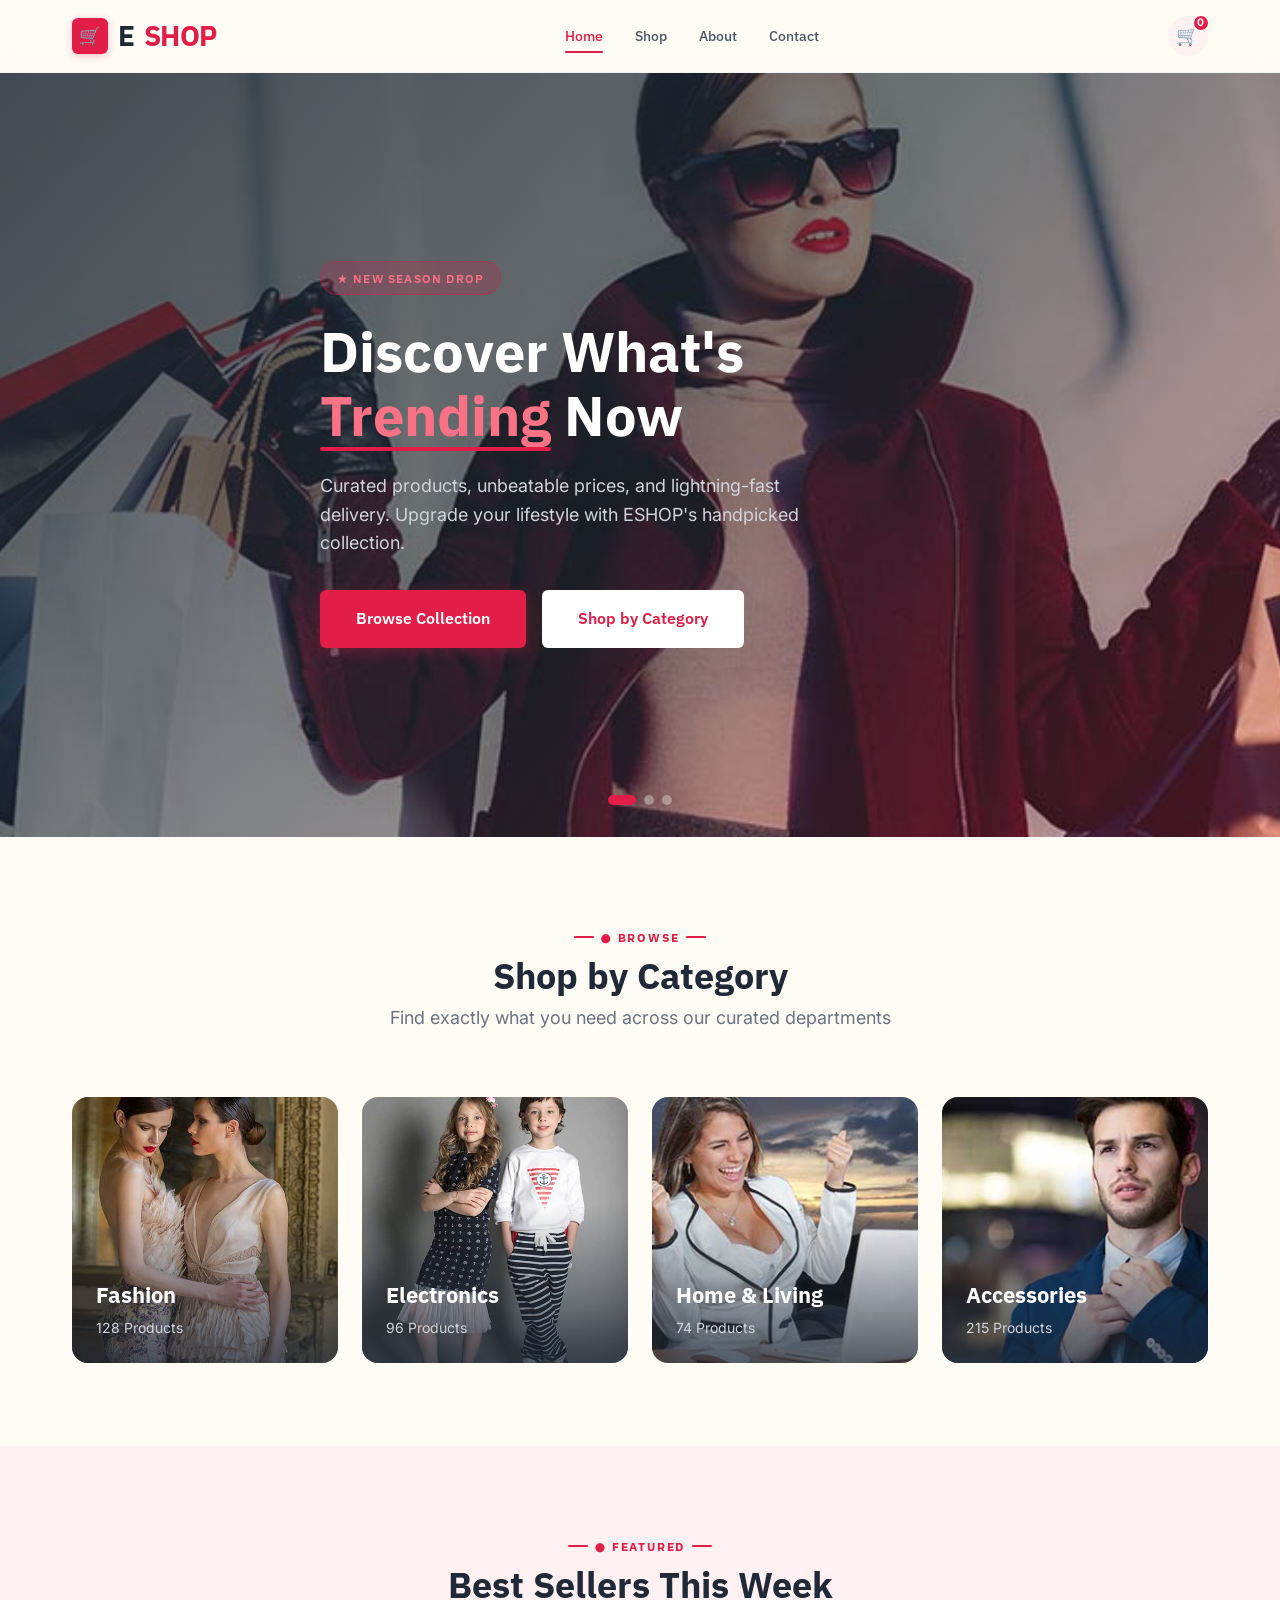
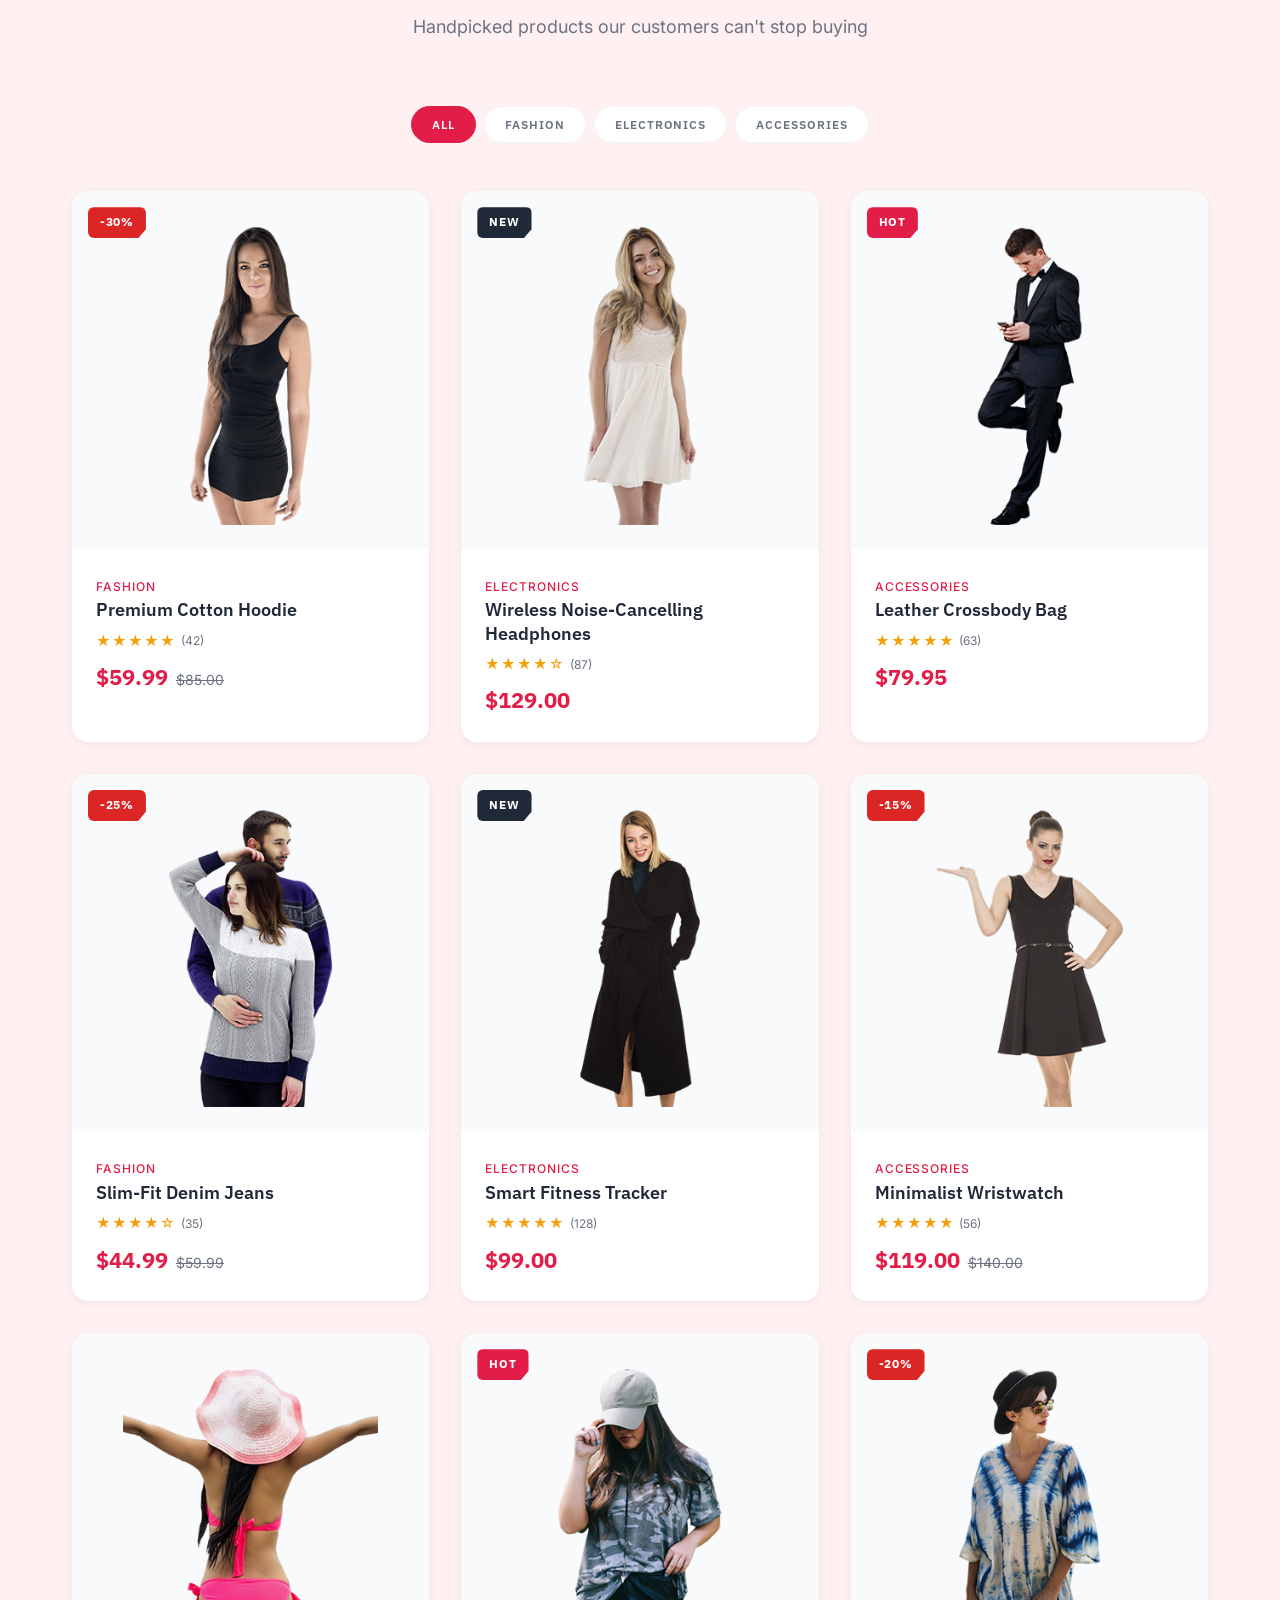
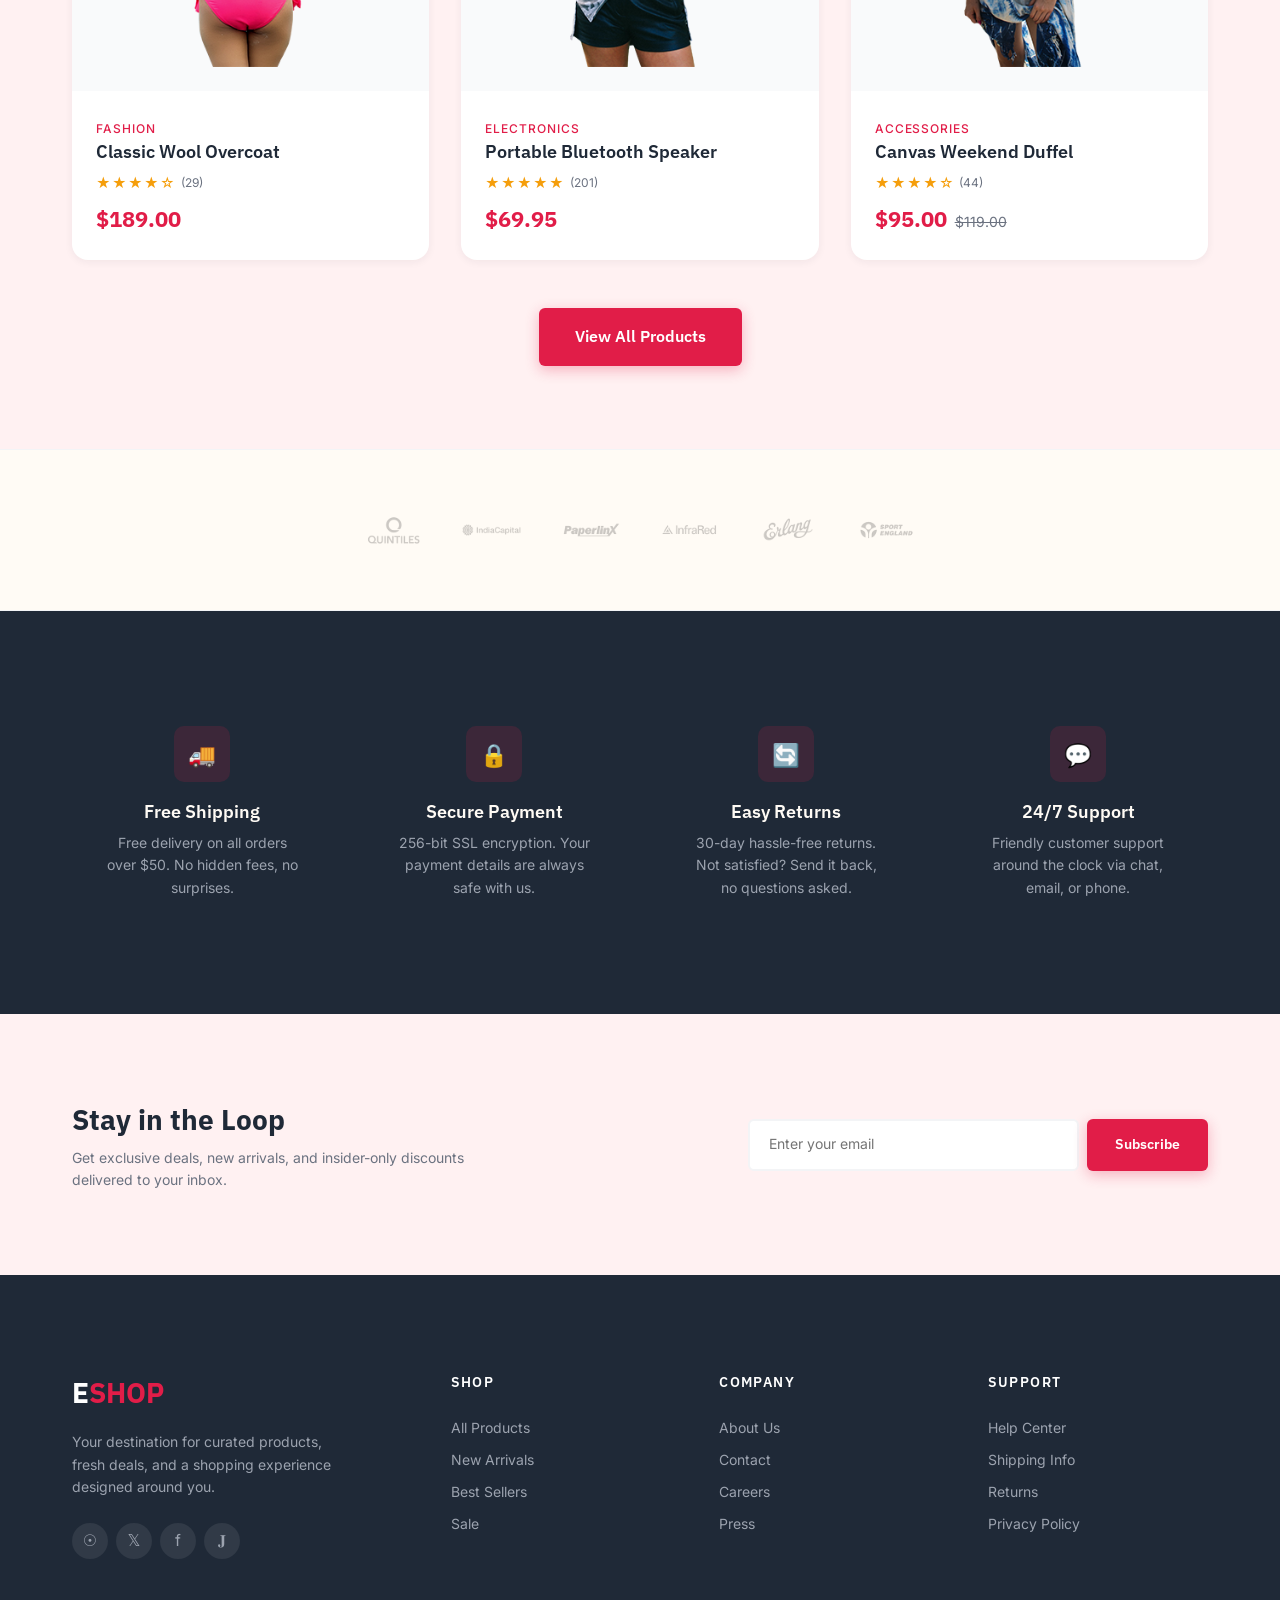
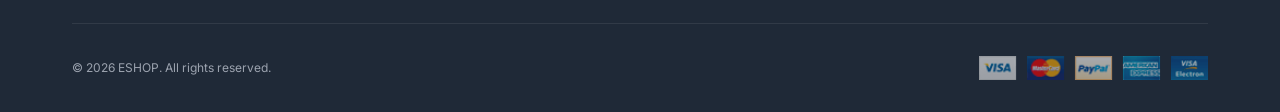
<file: index.html>
<!DOCTYPE html>
<html lang="en">
<head>
  <meta charset="UTF-8">
  <meta name="viewport" content="width=device-width, initial-scale=1.0">
  <title>ESHOP — Premium E-Commerce Store</title>
  <meta name="description" content="ESHOP — Discover curated fashion, electronics, and lifestyle products at unbeatable prices. Fast shipping, secure checkout, and deals you'll love.">
  <link rel="preconnect" href="https://fonts.googleapis.com">
  <link rel="preconnect" href="https://fonts.gstatic.com" crossorigin>
  <link href="https://fonts.googleapis.com/css2?family=IBM+Plex+Sans:wght@400;500;600;700;900&family=Inter:wght@400;500;600&display=swap" rel="stylesheet">
  <link rel="stylesheet" href="assets/css/base.css">
</head>
<body>

  <!-- ============ Navigation ============ -->
  <nav class="nav" role="navigation" aria-label="Main navigation">
    <div class="container nav__inner">
      <a href="index.html" class="nav__brand" aria-label="ESHOP home">
        <span class="nav__brand-icon">&#128722;</span>
        E<span>SHOP</span>
      </a>

      <div class="nav__links">
        <a href="index.html" class="nav__link active">Home</a>
        <a href="products.html" class="nav__link">Shop</a>
        <a href="about.html" class="nav__link">About</a>
        <a href="contact.html" class="nav__link">Contact</a>
      </div>

      <div class="nav__actions">
        <button class="nav__cart" aria-label="Shopping cart">
          &#128722;
          <span class="nav__cart-count" data-cart-count>0</span>
        </button>
        <button class="nav__burger" aria-label="Toggle menu" aria-expanded="false">
          <span></span>
          <span></span>
          <span></span>
        </button>
      </div>
    </div>

    <!-- Mobile Nav -->
    <div class="nav__mobile" role="menu">
      <a href="index.html" class="nav__link active" role="menuitem">Home</a>
      <a href="products.html" class="nav__link" role="menuitem">Shop</a>
      <a href="about.html" class="nav__link" role="menuitem">About</a>
      <a href="contact.html" class="nav__link" role="menuitem">Contact</a>
    </div>
  </nav>

  <!-- ============ Hero ============ -->
  <section class="hero" aria-label="Featured showcase">
    <div class="hero__slider">
      <div class="hero__slide active">
        <img src="assets/img/slider-1.jpg" alt="New arrivals collection showcase">
      </div>
      <div class="hero__slide">
        <img src="assets/img/slider-2.jpg" alt="Summer sale collection">
      </div>
      <div class="hero__slide">
        <img src="assets/img/slider-3.jpg" alt="Premium lifestyle products">
      </div>
    </div>
    <div class="hero__overlay"></div>

    <div class="container hero__content">
      <span class="hero__badge">&#9733; New Season Drop</span>
      <h1 class="hero__title">Discover What's <em>Trending</em> Now</h1>
      <p class="hero__desc">Curated products, unbeatable prices, and lightning-fast delivery. Upgrade your lifestyle with ESHOP's handpicked collection.</p>
      <div class="hero__actions">
        <a href="products.html" class="btn btn--primary btn--lg">Browse Collection</a>
        <a href="#categories" class="btn btn--white btn--lg">Shop by Category</a>
      </div>
    </div>

    <div class="hero__dots" role="tablist" aria-label="Slider controls">
      <button class="hero__dot active" role="tab" aria-label="Slide 1"></button>
      <button class="hero__dot" role="tab" aria-label="Slide 2"></button>
      <button class="hero__dot" role="tab" aria-label="Slide 3"></button>
    </div>
  </section>

  <!-- ============ Categories ============ -->
  <section id="categories" class="categories" aria-label="Shop by category">
    <div class="container">
      <div class="section-header reveal">
        <span class="section-label">&#9679; Browse</span>
        <h2 class="section-title">Shop by Category</h2>
        <p class="section-subtitle">Find exactly what you need across our curated departments</p>
      </div>

      <div class="categories__grid">
        <a href="products.html" class="category-card reveal reveal-delay-1">
          <img src="assets/img/category-1.jpg" alt="Fashion collection">
          <div class="category-card__overlay">
            <span class="category-card__name">Fashion</span>
            <span class="category-card__count">128 Products</span>
          </div>
        </a>
        <a href="products.html" class="category-card reveal reveal-delay-2">
          <img src="assets/img/category-2.jpg" alt="Electronics collection">
          <div class="category-card__overlay">
            <span class="category-card__name">Electronics</span>
            <span class="category-card__count">96 Products</span>
          </div>
        </a>
        <a href="products.html" class="category-card reveal reveal-delay-3">
          <img src="assets/img/category-3.jpg" alt="Home & Living collection">
          <div class="category-card__overlay">
            <span class="category-card__name">Home &amp; Living</span>
            <span class="category-card__count">74 Products</span>
          </div>
        </a>
        <a href="products.html" class="category-card reveal reveal-delay-4">
          <img src="assets/img/category-4.jpg" alt="Accessories collection">
          <div class="category-card__overlay">
            <span class="category-card__name">Accessories</span>
            <span class="category-card__count">215 Products</span>
          </div>
        </a>
      </div>
    </div>
  </section>

  <!-- ============ Featured Products ============ -->
  <section class="products" aria-label="Featured products">
    <div class="container">
      <div class="section-header reveal">
        <span class="section-label">&#9679; Featured</span>
        <h2 class="section-title">Best Sellers This Week</h2>
        <p class="section-subtitle">Handpicked products our customers can't stop buying</p>
      </div>

      <div class="products__filters reveal" role="tablist" aria-label="Product categories">
        <button class="products__filter active" data-filter="all" role="tab" aria-selected="true">All</button>
        <button class="products__filter" data-filter="fashion" role="tab" aria-selected="false">Fashion</button>
        <button class="products__filter" data-filter="electronics" role="tab" aria-selected="false">Electronics</button>
        <button class="products__filter" data-filter="accessories" role="tab" aria-selected="false">Accessories</button>
      </div>

      <div class="products__grid">

        <!-- Product 1 -->
        <article class="product-card reveal" data-category="fashion">
          <div class="product-card__img-wrap">
            <img src="assets/img/product-1.png" alt="Premium cotton hoodie" loading="lazy">
            <div class="product-card__tag">
              <span class="tag tag--sale">-30%</span>
            </div>
            <div class="product-card__actions">
              <button class="product-card__action-btn" data-add="Premium Cotton Hoodie" aria-label="Add to cart">&#128722;</button>
              <button class="product-card__action-btn" aria-label="Add to wishlist">&#9825;</button>
            </div>
          </div>
          <div class="product-card__info">
            <span class="product-card__category">Fashion</span>
            <h3 class="product-card__name">Premium Cotton Hoodie</h3>
            <div class="product-card__rating">
              <span class="product-card__stars">&#9733;&#9733;&#9733;&#9733;&#9733;</span>
              <span class="product-card__rating-count">(42)</span>
            </div>
            <div class="product-card__price">
              <span class="product-card__price-current">$59.99</span>
              <span class="product-card__price-original">$85.00</span>
            </div>
          </div>
        </article>

        <!-- Product 2 -->
        <article class="product-card reveal" data-category="electronics">
          <div class="product-card__img-wrap">
            <img src="assets/img/product-2.png" alt="Wireless noise-cancelling headphones" loading="lazy">
            <div class="product-card__tag">
              <span class="tag tag--new">New</span>
            </div>
            <div class="product-card__actions">
              <button class="product-card__action-btn" data-add="Wireless Headphones" aria-label="Add to cart">&#128722;</button>
              <button class="product-card__action-btn" aria-label="Add to wishlist">&#9825;</button>
            </div>
          </div>
          <div class="product-card__info">
            <span class="product-card__category">Electronics</span>
            <h3 class="product-card__name">Wireless Noise-Cancelling Headphones</h3>
            <div class="product-card__rating">
              <span class="product-card__stars">&#9733;&#9733;&#9733;&#9733;&#9734;</span>
              <span class="product-card__rating-count">(87)</span>
            </div>
            <div class="product-card__price">
              <span class="product-card__price-current">$129.00</span>
            </div>
          </div>
        </article>

        <!-- Product 3 -->
        <article class="product-card reveal" data-category="accessories">
          <div class="product-card__img-wrap">
            <img src="assets/img/product-3.png" alt="Leather crossbody bag" loading="lazy">
            <div class="product-card__tag">
              <span class="tag tag--hot">Hot</span>
            </div>
            <div class="product-card__actions">
              <button class="product-card__action-btn" data-add="Leather Crossbody Bag" aria-label="Add to cart">&#128722;</button>
              <button class="product-card__action-btn" aria-label="Add to wishlist">&#9825;</button>
            </div>
          </div>
          <div class="product-card__info">
            <span class="product-card__category">Accessories</span>
            <h3 class="product-card__name">Leather Crossbody Bag</h3>
            <div class="product-card__rating">
              <span class="product-card__stars">&#9733;&#9733;&#9733;&#9733;&#9733;</span>
              <span class="product-card__rating-count">(63)</span>
            </div>
            <div class="product-card__price">
              <span class="product-card__price-current">$79.95</span>
            </div>
          </div>
        </article>

        <!-- Product 4 -->
        <article class="product-card reveal" data-category="fashion">
          <div class="product-card__img-wrap">
            <img src="assets/img/product-4.png" alt="Slim-fit denim jeans" loading="lazy">
            <div class="product-card__tag">
              <span class="tag tag--sale">-25%</span>
            </div>
            <div class="product-card__actions">
              <button class="product-card__action-btn" data-add="Slim-Fit Denim Jeans" aria-label="Add to cart">&#128722;</button>
              <button class="product-card__action-btn" aria-label="Add to wishlist">&#9825;</button>
            </div>
          </div>
          <div class="product-card__info">
            <span class="product-card__category">Fashion</span>
            <h3 class="product-card__name">Slim-Fit Denim Jeans</h3>
            <div class="product-card__rating">
              <span class="product-card__stars">&#9733;&#9733;&#9733;&#9733;&#9734;</span>
              <span class="product-card__rating-count">(35)</span>
            </div>
            <div class="product-card__price">
              <span class="product-card__price-current">$44.99</span>
              <span class="product-card__price-original">$59.99</span>
            </div>
          </div>
        </article>

        <!-- Product 5 -->
        <article class="product-card reveal" data-category="electronics">
          <div class="product-card__img-wrap">
            <img src="assets/img/product-5.png" alt="Smart fitness tracker" loading="lazy">
            <div class="product-card__tag">
              <span class="tag tag--new">New</span>
            </div>
            <div class="product-card__actions">
              <button class="product-card__action-btn" data-add="Smart Fitness Tracker" aria-label="Add to cart">&#128722;</button>
              <button class="product-card__action-btn" aria-label="Add to wishlist">&#9825;</button>
            </div>
          </div>
          <div class="product-card__info">
            <span class="product-card__category">Electronics</span>
            <h3 class="product-card__name">Smart Fitness Tracker</h3>
            <div class="product-card__rating">
              <span class="product-card__stars">&#9733;&#9733;&#9733;&#9733;&#9733;</span>
              <span class="product-card__rating-count">(128)</span>
            </div>
            <div class="product-card__price">
              <span class="product-card__price-current">$99.00</span>
            </div>
          </div>
        </article>

        <!-- Product 6 -->
        <article class="product-card reveal" data-category="accessories">
          <div class="product-card__img-wrap">
            <img src="assets/img/product-6.png" alt="Minimalist wristwatch" loading="lazy">
            <div class="product-card__tag">
              <span class="tag tag--sale">-15%</span>
            </div>
            <div class="product-card__actions">
              <button class="product-card__action-btn" data-add="Minimalist Wristwatch" aria-label="Add to cart">&#128722;</button>
              <button class="product-card__action-btn" aria-label="Add to wishlist">&#9825;</button>
            </div>
          </div>
          <div class="product-card__info">
            <span class="product-card__category">Accessories</span>
            <h3 class="product-card__name">Minimalist Wristwatch</h3>
            <div class="product-card__rating">
              <span class="product-card__stars">&#9733;&#9733;&#9733;&#9733;&#9733;</span>
              <span class="product-card__rating-count">(56)</span>
            </div>
            <div class="product-card__price">
              <span class="product-card__price-current">$119.00</span>
              <span class="product-card__price-original">$140.00</span>
            </div>
          </div>
        </article>

        <!-- Product 7 -->
        <article class="product-card reveal" data-category="fashion">
          <div class="product-card__img-wrap">
            <img src="assets/img/product-7.png" alt="Classic wool overcoat" loading="lazy">
            <div class="product-card__actions">
              <button class="product-card__action-btn" data-add="Classic Wool Overcoat" aria-label="Add to cart">&#128722;</button>
              <button class="product-card__action-btn" aria-label="Add to wishlist">&#9825;</button>
            </div>
          </div>
          <div class="product-card__info">
            <span class="product-card__category">Fashion</span>
            <h3 class="product-card__name">Classic Wool Overcoat</h3>
            <div class="product-card__rating">
              <span class="product-card__stars">&#9733;&#9733;&#9733;&#9733;&#9734;</span>
              <span class="product-card__rating-count">(29)</span>
            </div>
            <div class="product-card__price">
              <span class="product-card__price-current">$189.00</span>
            </div>
          </div>
        </article>

        <!-- Product 8 -->
        <article class="product-card reveal" data-category="electronics">
          <div class="product-card__img-wrap">
            <img src="assets/img/product-8.png" alt="Portable bluetooth speaker" loading="lazy">
            <div class="product-card__tag">
              <span class="tag tag--hot">Hot</span>
            </div>
            <div class="product-card__actions">
              <button class="product-card__action-btn" data-add="Bluetooth Speaker" aria-label="Add to cart">&#128722;</button>
              <button class="product-card__action-btn" aria-label="Add to wishlist">&#9825;</button>
            </div>
          </div>
          <div class="product-card__info">
            <span class="product-card__category">Electronics</span>
            <h3 class="product-card__name">Portable Bluetooth Speaker</h3>
            <div class="product-card__rating">
              <span class="product-card__stars">&#9733;&#9733;&#9733;&#9733;&#9733;</span>
              <span class="product-card__rating-count">(201)</span>
            </div>
            <div class="product-card__price">
              <span class="product-card__price-current">$69.95</span>
            </div>
          </div>
        </article>

        <!-- Product 9 -->
        <article class="product-card reveal" data-category="accessories">
          <div class="product-card__img-wrap">
            <img src="assets/img/product-9.png" alt="Canvas weekend duffel" loading="lazy">
            <div class="product-card__tag">
              <span class="tag tag--sale">-20%</span>
            </div>
            <div class="product-card__actions">
              <button class="product-card__action-btn" data-add="Canvas Weekend Duffel" aria-label="Add to cart">&#128722;</button>
              <button class="product-card__action-btn" aria-label="Add to wishlist">&#9825;</button>
            </div>
          </div>
          <div class="product-card__info">
            <span class="product-card__category">Accessories</span>
            <h3 class="product-card__name">Canvas Weekend Duffel</h3>
            <div class="product-card__rating">
              <span class="product-card__stars">&#9733;&#9733;&#9733;&#9733;&#9734;</span>
              <span class="product-card__rating-count">(44)</span>
            </div>
            <div class="product-card__price">
              <span class="product-card__price-current">$95.00</span>
              <span class="product-card__price-original">$119.00</span>
            </div>
          </div>
        </article>

      </div>

      <div style="text-align:center;margin-top:var(--sp-2xl)" class="reveal">
        <a href="products.html" class="btn btn--primary btn--lg">View All Products</a>
      </div>
    </div>
  </section>

  <!-- ============ Brands ============ -->
  <section class="brands" aria-label="Trusted brands">
    <div class="container">
      <div class="brands__track reveal">
        <div class="brands__item"><img src="assets/img/brand-1.png" alt="Brand partner 1"></div>
        <div class="brands__item"><img src="assets/img/brand-2.png" alt="Brand partner 2"></div>
        <div class="brands__item"><img src="assets/img/brand-3.png" alt="Brand partner 3"></div>
        <div class="brands__item"><img src="assets/img/brand-4.png" alt="Brand partner 4"></div>
        <div class="brands__item"><img src="assets/img/brand-5.png" alt="Brand partner 5"></div>
        <div class="brands__item"><img src="assets/img/brand-6.png" alt="Brand partner 6"></div>
      </div>
    </div>
  </section>

  <!-- ============ Features ============ -->
  <section class="features" aria-label="Why shop with us">
    <div class="container">
      <div class="features__grid">
        <div class="feature-card reveal">
          <div class="feature-card__icon">&#128666;</div>
          <h3 class="feature-card__title">Free Shipping</h3>
          <p class="feature-card__desc">Free delivery on all orders over $50. No hidden fees, no surprises.</p>
        </div>
        <div class="feature-card reveal reveal-delay-1">
          <div class="feature-card__icon">&#128274;</div>
          <h3 class="feature-card__title">Secure Payment</h3>
          <p class="feature-card__desc">256-bit SSL encryption. Your payment details are always safe with us.</p>
        </div>
        <div class="feature-card reveal reveal-delay-2">
          <div class="feature-card__icon">&#128260;</div>
          <h3 class="feature-card__title">Easy Returns</h3>
          <p class="feature-card__desc">30-day hassle-free returns. Not satisfied? Send it back, no questions asked.</p>
        </div>
        <div class="feature-card reveal reveal-delay-3">
          <div class="feature-card__icon">&#128172;</div>
          <h3 class="feature-card__title">24/7 Support</h3>
          <p class="feature-card__desc">Friendly customer support around the clock via chat, email, or phone.</p>
        </div>
      </div>
    </div>
  </section>

  <!-- ============ Newsletter ============ -->
  <section class="newsletter" aria-label="Newsletter signup">
    <div class="container">
      <div class="newsletter__inner reveal">
        <div class="newsletter__text">
          <h2 class="newsletter__title">Stay in the Loop</h2>
          <p class="newsletter__desc">Get exclusive deals, new arrivals, and insider-only discounts delivered to your inbox.</p>
        </div>
        <form class="newsletter__form" onsubmit="event.preventDefault();this.reset();alert('Thanks for subscribing!');">
          <input type="email" class="newsletter__input" placeholder="Enter your email" required aria-label="Email address">
          <button type="submit" class="btn btn--primary">Subscribe</button>
        </form>
      </div>
    </div>
  </section>

  <!-- ============ Footer ============ -->
  <footer class="footer" role="contentinfo">
    <div class="container">
      <div class="footer__grid">
        <div class="footer__brand">
          <div class="footer__brand-name">E<span>SHOP</span></div>
          <p class="footer__brand-desc">Your destination for curated products, fresh deals, and a shopping experience designed around you.</p>
          <div class="footer__socials">
            <a href="#" class="footer__social" aria-label="Instagram">&#9737;</a>
            <a href="#" class="footer__social" aria-label="Twitter">&#120143;</a>
            <a href="#" class="footer__social" aria-label="Facebook">f</a>
            <a href="#" class="footer__social" aria-label="Pinterest">&#119817;</a>
          </div>
        </div>

        <div>
          <h4 class="footer__col-title">Shop</h4>
          <div class="footer__links">
            <a href="products.html" class="footer__link">All Products</a>
            <a href="products.html" class="footer__link">New Arrivals</a>
            <a href="products.html" class="footer__link">Best Sellers</a>
            <a href="products.html" class="footer__link">Sale</a>
          </div>
        </div>

        <div>
          <h4 class="footer__col-title">Company</h4>
          <div class="footer__links">
            <a href="about.html" class="footer__link">About Us</a>
            <a href="contact.html" class="footer__link">Contact</a>
            <a href="#" class="footer__link">Careers</a>
            <a href="#" class="footer__link">Press</a>
          </div>
        </div>

        <div>
          <h4 class="footer__col-title">Support</h4>
          <div class="footer__links">
            <a href="#" class="footer__link">Help Center</a>
            <a href="#" class="footer__link">Shipping Info</a>
            <a href="#" class="footer__link">Returns</a>
            <a href="#" class="footer__link">Privacy Policy</a>
          </div>
        </div>
      </div>

      <div class="footer__bottom">
        <span>&copy; <span data-year></span> ESHOP. All rights reserved.</span>
        <div class="footer__payments">
          <img src="assets/img/payment-method.png" alt="Accepted payment methods">
        </div>
      </div>
    </div>
  </footer>

  <!-- Cart Toast -->
  <div class="cart-toast" aria-live="polite">
    <span class="cart-toast__icon">&#10003;</span>
    <span class="cart-toast__name">Product</span> added to cart
  </div>

  <!-- Scroll to Top -->
  <button class="scroll-top" aria-label="Scroll to top">&#8593;</button>

  <script src="assets/js/main.js"></script>
</body>
</html>
</file>
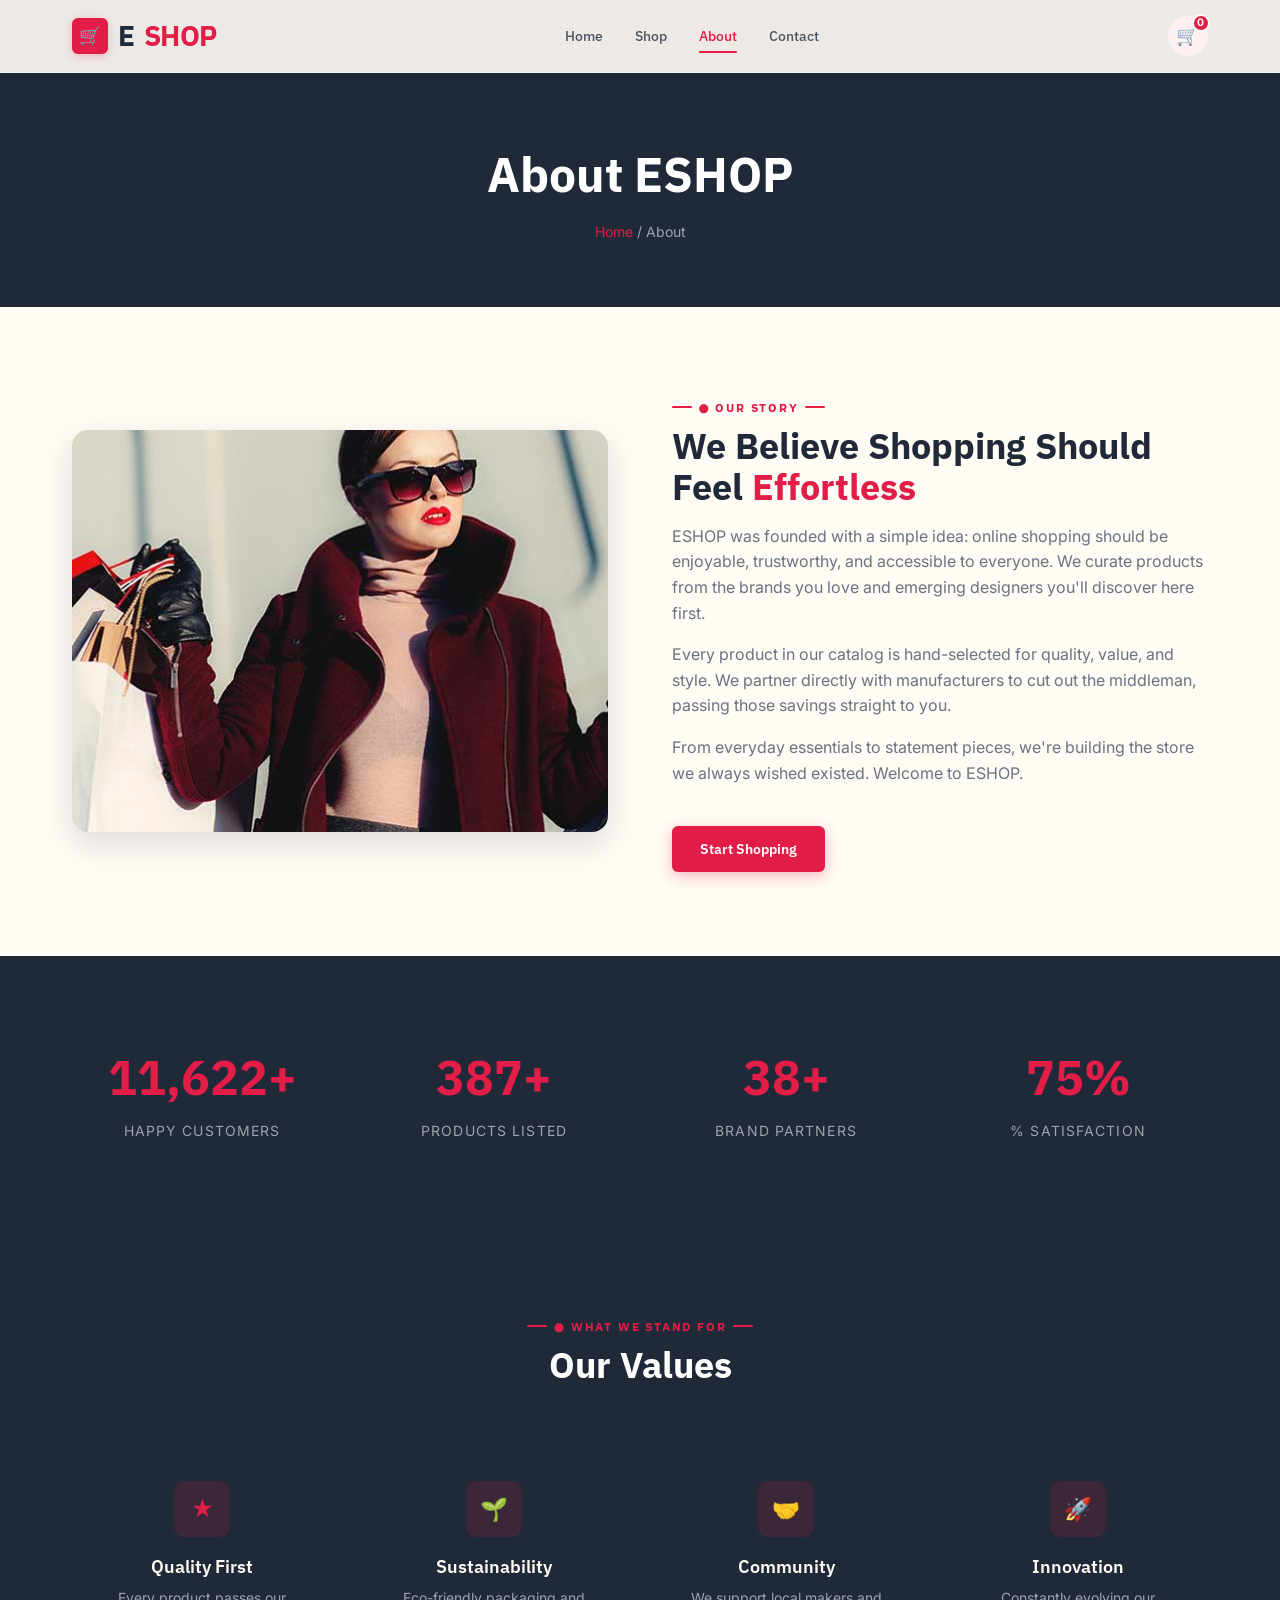
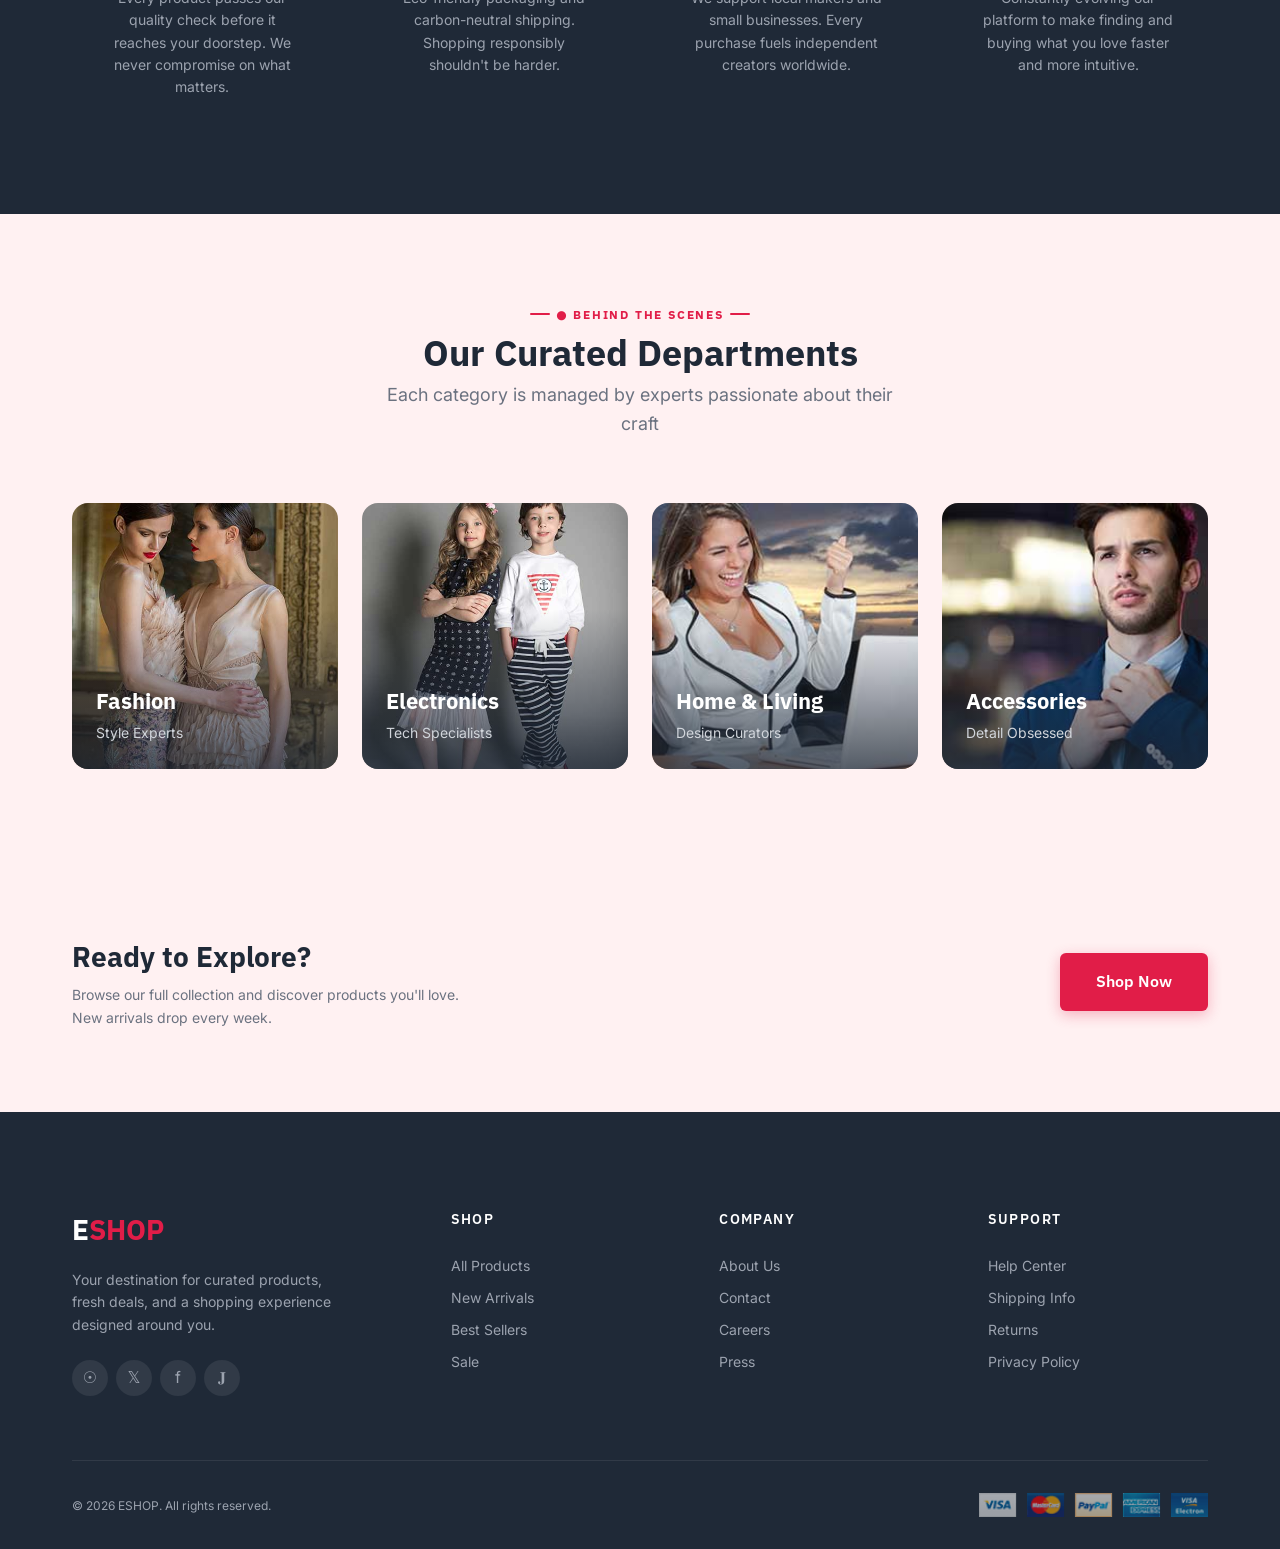
<file: about.html>
<!DOCTYPE html>
<html lang="en">
<head>
  <meta charset="UTF-8">
  <meta name="viewport" content="width=device-width, initial-scale=1.0">
  <title>About Us — ESHOP</title>
  <meta name="description" content="Learn about ESHOP's mission to bring you curated products, unbeatable deals, and a shopping experience designed around you.">
  <link rel="preconnect" href="https://fonts.googleapis.com">
  <link rel="preconnect" href="https://fonts.gstatic.com" crossorigin>
  <link href="https://fonts.googleapis.com/css2?family=IBM+Plex+Sans:wght@400;500;600;700;900&family=Inter:wght@400;500;600&display=swap" rel="stylesheet">
  <link rel="stylesheet" href="assets/css/base.css">
</head>
<body>

  <!-- ============ Navigation ============ -->
  <nav class="nav" role="navigation" aria-label="Main navigation">
    <div class="container nav__inner">
      <a href="index.html" class="nav__brand" aria-label="ESHOP home">
        <span class="nav__brand-icon">&#128722;</span>
        E<span>SHOP</span>
      </a>

      <div class="nav__links">
        <a href="index.html" class="nav__link">Home</a>
        <a href="products.html" class="nav__link">Shop</a>
        <a href="about.html" class="nav__link active">About</a>
        <a href="contact.html" class="nav__link">Contact</a>
      </div>

      <div class="nav__actions">
        <button class="nav__cart" aria-label="Shopping cart">
          &#128722;
          <span class="nav__cart-count" data-cart-count>0</span>
        </button>
        <button class="nav__burger" aria-label="Toggle menu" aria-expanded="false">
          <span></span>
          <span></span>
          <span></span>
        </button>
      </div>
    </div>

    <div class="nav__mobile" role="menu">
      <a href="index.html" class="nav__link" role="menuitem">Home</a>
      <a href="products.html" class="nav__link" role="menuitem">Shop</a>
      <a href="about.html" class="nav__link active" role="menuitem">About</a>
      <a href="contact.html" class="nav__link" role="menuitem">Contact</a>
    </div>
  </nav>

  <!-- ============ Page Header ============ -->
  <header class="page-header">
    <div class="container">
      <h1 class="page-header__title">About ESHOP</h1>
      <p class="page-header__breadcrumb">
        <a href="index.html">Home</a> / About
      </p>
    </div>
  </header>

  <!-- ============ Our Story ============ -->
  <section class="about-story">
    <div class="container">
      <div class="about-story__grid">
        <div class="about-story__img reveal">
          <img src="assets/img/slider-1.jpg" alt="Our curated product collection">
        </div>
        <div class="about-story__content reveal reveal-delay-1">
          <span class="section-label">&#9679; Our Story</span>
          <h2>We Believe Shopping Should Feel <em style="color:var(--accent);font-style:normal;">Effortless</em></h2>
          <p>ESHOP was founded with a simple idea: online shopping should be enjoyable, trustworthy, and accessible to everyone. We curate products from the brands you love and emerging designers you'll discover here first.</p>
          <p>Every product in our catalog is hand-selected for quality, value, and style. We partner directly with manufacturers to cut out the middleman, passing those savings straight to you.</p>
          <p>From everyday essentials to statement pieces, we're building the store we always wished existed. Welcome to ESHOP.</p>
          <a href="products.html" class="btn btn--primary" style="margin-top:var(--sp-lg)">Start Shopping</a>
        </div>
      </div>
    </div>
  </section>

  <!-- ============ Stats ============ -->
  <section class="stats-bar" aria-label="Company statistics">
    <div class="container">
      <div class="stats-bar__grid">
        <div class="reveal">
          <div class="stat-item__number" data-count="15000">0</div>
          <div class="stat-item__label">Happy Customers</div>
        </div>
        <div class="reveal reveal-delay-1">
          <div class="stat-item__number" data-count="500">0</div>
          <div class="stat-item__label">Products Listed</div>
        </div>
        <div class="reveal reveal-delay-2">
          <div class="stat-item__number" data-count="50">0</div>
          <div class="stat-item__label">Brand Partners</div>
        </div>
        <div class="reveal reveal-delay-3">
          <div class="stat-item__number" data-count="98">0</div>
          <div class="stat-item__label">% Satisfaction</div>
        </div>
      </div>
    </div>
  </section>

  <!-- ============ Values ============ -->
  <section class="features" aria-label="Our values">
    <div class="container">
      <div class="section-header reveal" style="color:var(--clr-white)">
        <span class="section-label" style="color:var(--accent)">&#9679; What We Stand For</span>
        <h2 class="section-title" style="color:var(--clr-white)">Our Values</h2>
      </div>
      <div class="features__grid">
        <div class="feature-card reveal">
          <div class="feature-card__icon">&#9733;</div>
          <h3 class="feature-card__title">Quality First</h3>
          <p class="feature-card__desc">Every product passes our quality check before it reaches your doorstep. We never compromise on what matters.</p>
        </div>
        <div class="feature-card reveal reveal-delay-1">
          <div class="feature-card__icon">&#127793;</div>
          <h3 class="feature-card__title">Sustainability</h3>
          <p class="feature-card__desc">Eco-friendly packaging and carbon-neutral shipping. Shopping responsibly shouldn't be harder.</p>
        </div>
        <div class="feature-card reveal reveal-delay-2">
          <div class="feature-card__icon">&#129309;</div>
          <h3 class="feature-card__title">Community</h3>
          <p class="feature-card__desc">We support local makers and small businesses. Every purchase fuels independent creators worldwide.</p>
        </div>
        <div class="feature-card reveal reveal-delay-3">
          <div class="feature-card__icon">&#128640;</div>
          <h3 class="feature-card__title">Innovation</h3>
          <p class="feature-card__desc">Constantly evolving our platform to make finding and buying what you love faster and more intuitive.</p>
        </div>
      </div>
    </div>
  </section>

  <!-- ============ Team / Brand Promise ============ -->
  <section class="categories" style="background:var(--clr-soft-pink)">
    <div class="container">
      <div class="section-header reveal">
        <span class="section-label">&#9679; Behind the Scenes</span>
        <h2 class="section-title">Our Curated Departments</h2>
        <p class="section-subtitle">Each category is managed by experts passionate about their craft</p>
      </div>

      <div class="categories__grid">
        <a href="products.html" class="category-card reveal reveal-delay-1">
          <img src="assets/img/category-1.jpg" alt="Fashion department">
          <div class="category-card__overlay">
            <span class="category-card__name">Fashion</span>
            <span class="category-card__count">Style Experts</span>
          </div>
        </a>
        <a href="products.html" class="category-card reveal reveal-delay-2">
          <img src="assets/img/category-2.jpg" alt="Electronics department">
          <div class="category-card__overlay">
            <span class="category-card__name">Electronics</span>
            <span class="category-card__count">Tech Specialists</span>
          </div>
        </a>
        <a href="products.html" class="category-card reveal reveal-delay-3">
          <img src="assets/img/category-3.jpg" alt="Home department">
          <div class="category-card__overlay">
            <span class="category-card__name">Home &amp; Living</span>
            <span class="category-card__count">Design Curators</span>
          </div>
        </a>
        <a href="products.html" class="category-card reveal reveal-delay-4">
          <img src="assets/img/category-4.jpg" alt="Accessories department">
          <div class="category-card__overlay">
            <span class="category-card__name">Accessories</span>
            <span class="category-card__count">Detail Obsessed</span>
          </div>
        </a>
      </div>
    </div>
  </section>

  <!-- ============ CTA ============ -->
  <section class="newsletter">
    <div class="container">
      <div class="newsletter__inner reveal">
        <div class="newsletter__text">
          <h2 class="newsletter__title">Ready to Explore?</h2>
          <p class="newsletter__desc">Browse our full collection and discover products you'll love. New arrivals drop every week.</p>
        </div>
        <div>
          <a href="products.html" class="btn btn--primary btn--lg">Shop Now</a>
        </div>
      </div>
    </div>
  </section>

  <!-- ============ Footer ============ -->
  <footer class="footer" role="contentinfo">
    <div class="container">
      <div class="footer__grid">
        <div class="footer__brand">
          <div class="footer__brand-name">E<span>SHOP</span></div>
          <p class="footer__brand-desc">Your destination for curated products, fresh deals, and a shopping experience designed around you.</p>
          <div class="footer__socials">
            <a href="#" class="footer__social" aria-label="Instagram">&#9737;</a>
            <a href="#" class="footer__social" aria-label="Twitter">&#120143;</a>
            <a href="#" class="footer__social" aria-label="Facebook">f</a>
            <a href="#" class="footer__social" aria-label="Pinterest">&#119817;</a>
          </div>
        </div>

        <div>
          <h4 class="footer__col-title">Shop</h4>
          <div class="footer__links">
            <a href="products.html" class="footer__link">All Products</a>
            <a href="products.html" class="footer__link">New Arrivals</a>
            <a href="products.html" class="footer__link">Best Sellers</a>
            <a href="products.html" class="footer__link">Sale</a>
          </div>
        </div>

        <div>
          <h4 class="footer__col-title">Company</h4>
          <div class="footer__links">
            <a href="about.html" class="footer__link">About Us</a>
            <a href="contact.html" class="footer__link">Contact</a>
            <a href="#" class="footer__link">Careers</a>
            <a href="#" class="footer__link">Press</a>
          </div>
        </div>

        <div>
          <h4 class="footer__col-title">Support</h4>
          <div class="footer__links">
            <a href="#" class="footer__link">Help Center</a>
            <a href="#" class="footer__link">Shipping Info</a>
            <a href="#" class="footer__link">Returns</a>
            <a href="#" class="footer__link">Privacy Policy</a>
          </div>
        </div>
      </div>

      <div class="footer__bottom">
        <span>&copy; <span data-year></span> ESHOP. All rights reserved.</span>
        <div class="footer__payments">
          <img src="assets/img/payment-method.png" alt="Accepted payment methods">
        </div>
      </div>
    </div>
  </footer>

  <div class="cart-toast" aria-live="polite">
    <span class="cart-toast__icon">&#10003;</span>
    <span class="cart-toast__name">Product</span> added to cart
  </div>

  <button class="scroll-top" aria-label="Scroll to top">&#8593;</button>

  <script src="assets/js/main.js"></script>
  <script>
    // Stats counter animation
    (function () {
      var counters = document.querySelectorAll('[data-count]');
      if (!counters.length) return;
      var observer = new IntersectionObserver(function (entries) {
        entries.forEach(function (entry) {
          if (!entry.isIntersecting) return;
          var el = entry.target;
          var target = parseInt(el.getAttribute('data-count'), 10);
          var suffix = el.closest('.stat-item__number') && el.textContent.indexOf('%') === -1 && target < 1000 ? '+' : '';
          var duration = 1800;
          var start = performance.now();
          function step(now) {
            var progress = Math.min((now - start) / duration, 1);
            var eased = 1 - Math.pow(1 - progress, 3);
            var current = Math.floor(eased * target);
            el.textContent = current.toLocaleString() + (target === 98 ? '%' : '+');
            if (progress < 1) requestAnimationFrame(step);
          }
          requestAnimationFrame(step);
          observer.unobserve(el);
        });
      }, { threshold: 0.5 });
      counters.forEach(function (c) { observer.observe(c); });
    })();
  </script>
</body>
</html>
</file>
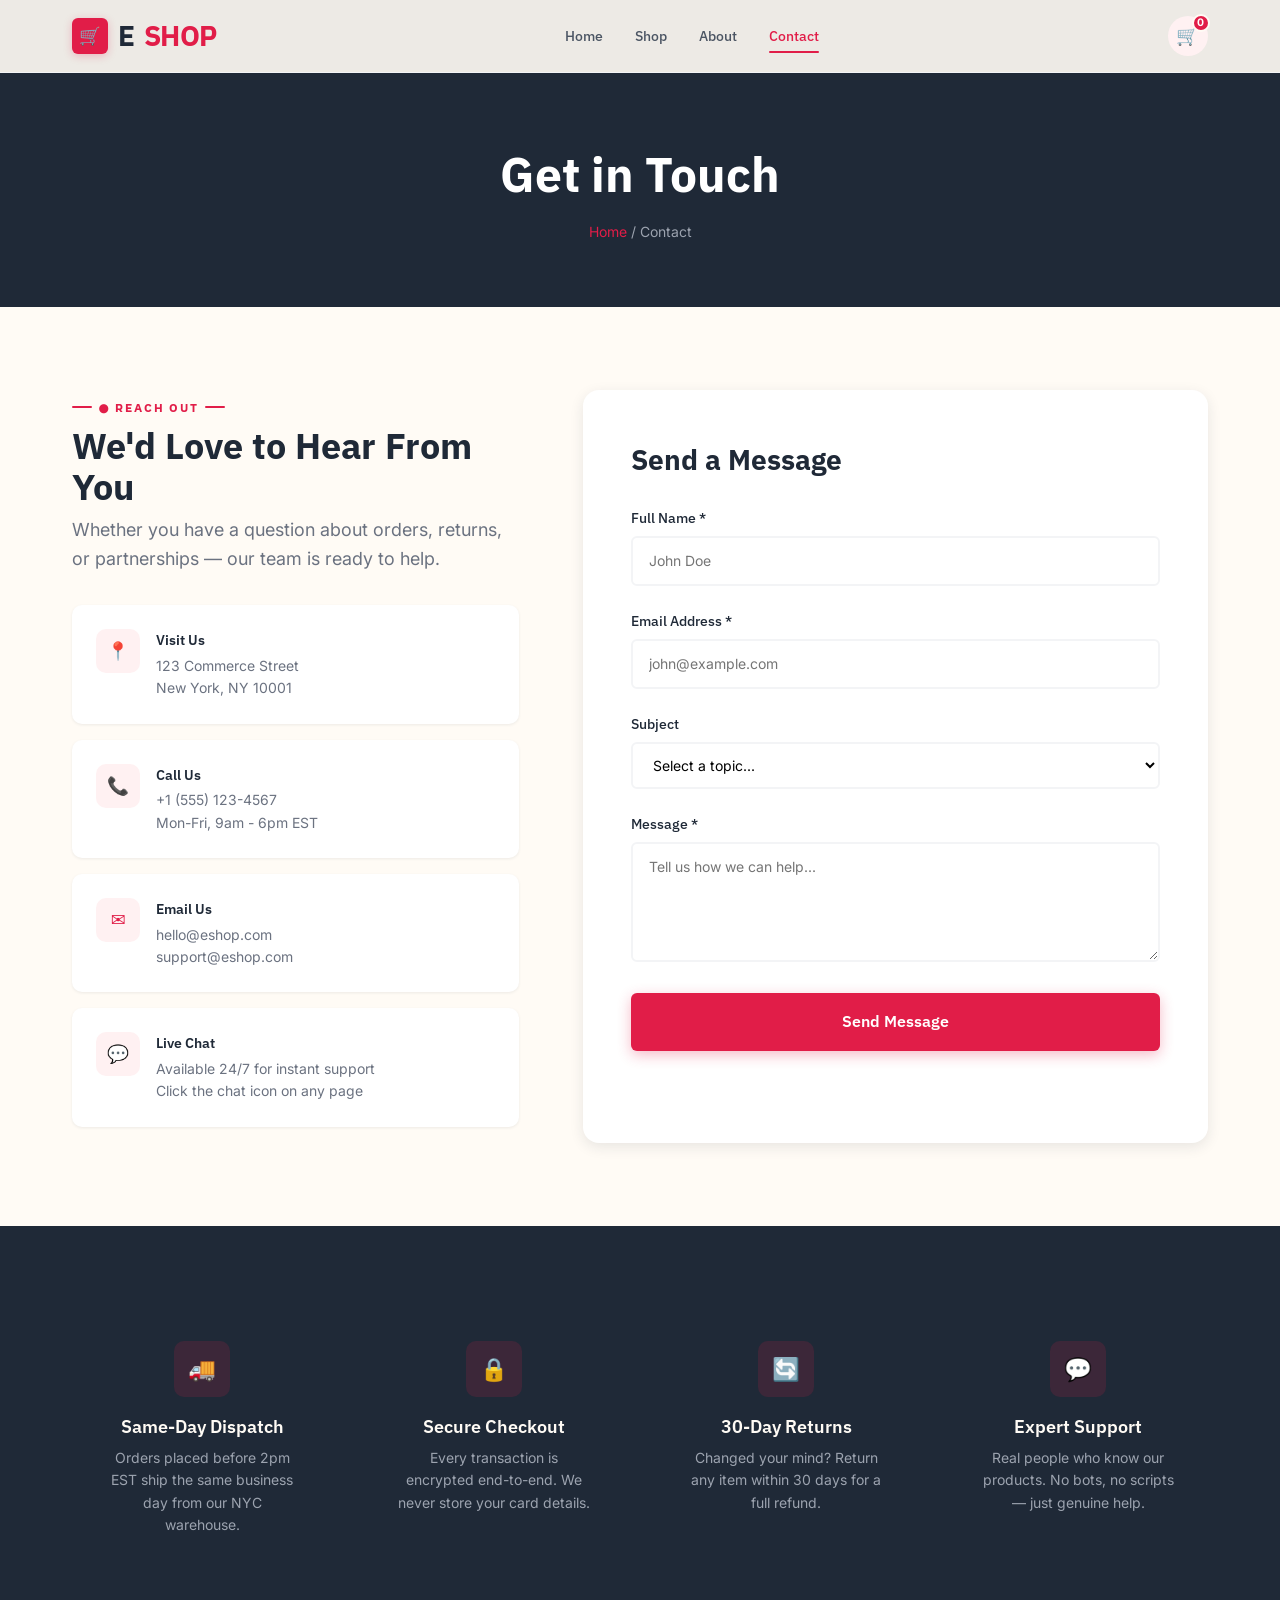
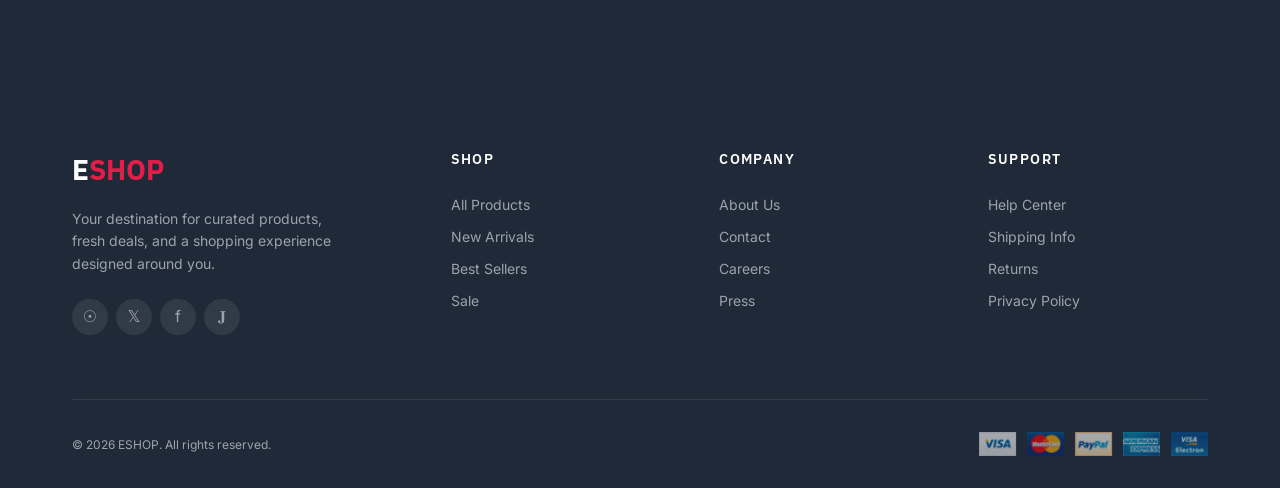
<file: contact.html>
<!DOCTYPE html>
<html lang="en">
<head>
  <meta charset="UTF-8">
  <meta name="viewport" content="width=device-width, initial-scale=1.0">
  <title>Contact Us — ESHOP</title>
  <meta name="description" content="Get in touch with the ESHOP team. We're here to help with orders, returns, partnerships, and anything else you need.">
  <link rel="preconnect" href="https://fonts.googleapis.com">
  <link rel="preconnect" href="https://fonts.gstatic.com" crossorigin>
  <link href="https://fonts.googleapis.com/css2?family=IBM+Plex+Sans:wght@400;500;600;700;900&family=Inter:wght@400;500;600&display=swap" rel="stylesheet">
  <link rel="stylesheet" href="assets/css/base.css">
</head>
<body>

  <!-- ============ Navigation ============ -->
  <nav class="nav" role="navigation" aria-label="Main navigation">
    <div class="container nav__inner">
      <a href="index.html" class="nav__brand" aria-label="ESHOP home">
        <span class="nav__brand-icon">&#128722;</span>
        E<span>SHOP</span>
      </a>

      <div class="nav__links">
        <a href="index.html" class="nav__link">Home</a>
        <a href="products.html" class="nav__link">Shop</a>
        <a href="about.html" class="nav__link">About</a>
        <a href="contact.html" class="nav__link active">Contact</a>
      </div>

      <div class="nav__actions">
        <button class="nav__cart" aria-label="Shopping cart">
          &#128722;
          <span class="nav__cart-count" data-cart-count>0</span>
        </button>
        <button class="nav__burger" aria-label="Toggle menu" aria-expanded="false">
          <span></span>
          <span></span>
          <span></span>
        </button>
      </div>
    </div>

    <div class="nav__mobile" role="menu">
      <a href="index.html" class="nav__link" role="menuitem">Home</a>
      <a href="products.html" class="nav__link" role="menuitem">Shop</a>
      <a href="about.html" class="nav__link" role="menuitem">About</a>
      <a href="contact.html" class="nav__link active" role="menuitem">Contact</a>
    </div>
  </nav>

  <!-- ============ Page Header ============ -->
  <header class="page-header">
    <div class="container">
      <h1 class="page-header__title">Get in Touch</h1>
      <p class="page-header__breadcrumb">
        <a href="index.html">Home</a> / Contact
      </p>
    </div>
  </header>

  <!-- ============ Contact ============ -->
  <section class="contact">
    <div class="container">
      <div class="contact__grid">

        <!-- Contact Info -->
        <div>
          <div class="section-header" style="text-align:left;margin-bottom:var(--sp-xl)">
            <span class="section-label">&#9679; Reach Out</span>
            <h2 class="section-title" style="text-align:left">We'd Love to Hear From You</h2>
            <p class="section-subtitle" style="text-align:left;margin-left:0">Whether you have a question about orders, returns, or partnerships — our team is ready to help.</p>
          </div>

          <div class="contact__info-card reveal">
            <div class="contact__info-icon">&#128205;</div>
            <div>
              <h3 class="contact__info-title">Visit Us</h3>
              <p class="contact__info-text">123 Commerce Street<br>New York, NY 10001</p>
            </div>
          </div>

          <div class="contact__info-card reveal reveal-delay-1">
            <div class="contact__info-icon">&#128222;</div>
            <div>
              <h3 class="contact__info-title">Call Us</h3>
              <p class="contact__info-text">+1 (555) 123-4567<br>Mon-Fri, 9am - 6pm EST</p>
            </div>
          </div>

          <div class="contact__info-card reveal reveal-delay-2">
            <div class="contact__info-icon">&#9993;</div>
            <div>
              <h3 class="contact__info-title">Email Us</h3>
              <p class="contact__info-text">hello@eshop.com<br>support@eshop.com</p>
            </div>
          </div>

          <div class="contact__info-card reveal reveal-delay-3">
            <div class="contact__info-icon">&#128172;</div>
            <div>
              <h3 class="contact__info-title">Live Chat</h3>
              <p class="contact__info-text">Available 24/7 for instant support<br>Click the chat icon on any page</p>
            </div>
          </div>
        </div>

        <!-- Contact Form -->
        <div class="contact__form reveal" data-form>
          <h3 style="font-family:var(--ff-heading);font-size:var(--fs-xl);font-weight:var(--fw-bold);margin-bottom:var(--sp-lg)">Send a Message</h3>

          <div class="form-group">
            <label for="contact-name">Full Name *</label>
            <input type="text" id="contact-name" name="name" placeholder="John Doe" required>
          </div>

          <div class="form-group">
            <label for="contact-email">Email Address *</label>
            <input type="email" id="contact-email" name="email" placeholder="john@example.com" required>
          </div>

          <div class="form-group">
            <label for="contact-subject">Subject</label>
            <select id="contact-subject" name="subject">
              <option value="">Select a topic...</option>
              <option value="order">Order Inquiry</option>
              <option value="return">Returns & Exchanges</option>
              <option value="shipping">Shipping Question</option>
              <option value="partnership">Partnership</option>
              <option value="feedback">Feedback</option>
              <option value="other">Other</option>
            </select>
          </div>

          <div class="form-group">
            <label for="contact-message">Message *</label>
            <textarea id="contact-message" name="message" placeholder="Tell us how we can help..." required></textarea>
          </div>

          <button type="submit" class="btn btn--primary btn--lg" style="width:100%">Send Message</button>

          <div class="form-ok">&#10003; Thanks! Your message has been sent. We'll get back to you within 24 hours.</div>
          <div class="form-err">&#10007; Please fill in all required fields correctly.</div>
        </div>

      </div>
    </div>
  </section>

  <!-- ============ Map / Location ============ -->
  <section class="features" aria-label="Office location">
    <div class="container">
      <div class="features__grid">
        <div class="feature-card reveal">
          <div class="feature-card__icon">&#128666;</div>
          <h3 class="feature-card__title">Same-Day Dispatch</h3>
          <p class="feature-card__desc">Orders placed before 2pm EST ship the same business day from our NYC warehouse.</p>
        </div>
        <div class="feature-card reveal reveal-delay-1">
          <div class="feature-card__icon">&#128274;</div>
          <h3 class="feature-card__title">Secure Checkout</h3>
          <p class="feature-card__desc">Every transaction is encrypted end-to-end. We never store your card details.</p>
        </div>
        <div class="feature-card reveal reveal-delay-2">
          <div class="feature-card__icon">&#128260;</div>
          <h3 class="feature-card__title">30-Day Returns</h3>
          <p class="feature-card__desc">Changed your mind? Return any item within 30 days for a full refund.</p>
        </div>
        <div class="feature-card reveal reveal-delay-3">
          <div class="feature-card__icon">&#128172;</div>
          <h3 class="feature-card__title">Expert Support</h3>
          <p class="feature-card__desc">Real people who know our products. No bots, no scripts — just genuine help.</p>
        </div>
      </div>
    </div>
  </section>

  <!-- ============ Footer ============ -->
  <footer class="footer" role="contentinfo">
    <div class="container">
      <div class="footer__grid">
        <div class="footer__brand">
          <div class="footer__brand-name">E<span>SHOP</span></div>
          <p class="footer__brand-desc">Your destination for curated products, fresh deals, and a shopping experience designed around you.</p>
          <div class="footer__socials">
            <a href="#" class="footer__social" aria-label="Instagram">&#9737;</a>
            <a href="#" class="footer__social" aria-label="Twitter">&#120143;</a>
            <a href="#" class="footer__social" aria-label="Facebook">f</a>
            <a href="#" class="footer__social" aria-label="Pinterest">&#119817;</a>
          </div>
        </div>

        <div>
          <h4 class="footer__col-title">Shop</h4>
          <div class="footer__links">
            <a href="products.html" class="footer__link">All Products</a>
            <a href="products.html" class="footer__link">New Arrivals</a>
            <a href="products.html" class="footer__link">Best Sellers</a>
            <a href="products.html" class="footer__link">Sale</a>
          </div>
        </div>

        <div>
          <h4 class="footer__col-title">Company</h4>
          <div class="footer__links">
            <a href="about.html" class="footer__link">About Us</a>
            <a href="contact.html" class="footer__link">Contact</a>
            <a href="#" class="footer__link">Careers</a>
            <a href="#" class="footer__link">Press</a>
          </div>
        </div>

        <div>
          <h4 class="footer__col-title">Support</h4>
          <div class="footer__links">
            <a href="#" class="footer__link">Help Center</a>
            <a href="#" class="footer__link">Shipping Info</a>
            <a href="#" class="footer__link">Returns</a>
            <a href="#" class="footer__link">Privacy Policy</a>
          </div>
        </div>
      </div>

      <div class="footer__bottom">
        <span>&copy; <span data-year></span> ESHOP. All rights reserved.</span>
        <div class="footer__payments">
          <img src="assets/img/payment-method.png" alt="Accepted payment methods">
        </div>
      </div>
    </div>
  </footer>

  <div class="cart-toast" aria-live="polite">
    <span class="cart-toast__icon">&#10003;</span>
    <span class="cart-toast__name">Product</span> added to cart
  </div>

  <button class="scroll-top" aria-label="Scroll to top">&#8593;</button>

  <script src="assets/js/main.js"></script>
</body>
</html>
</file>
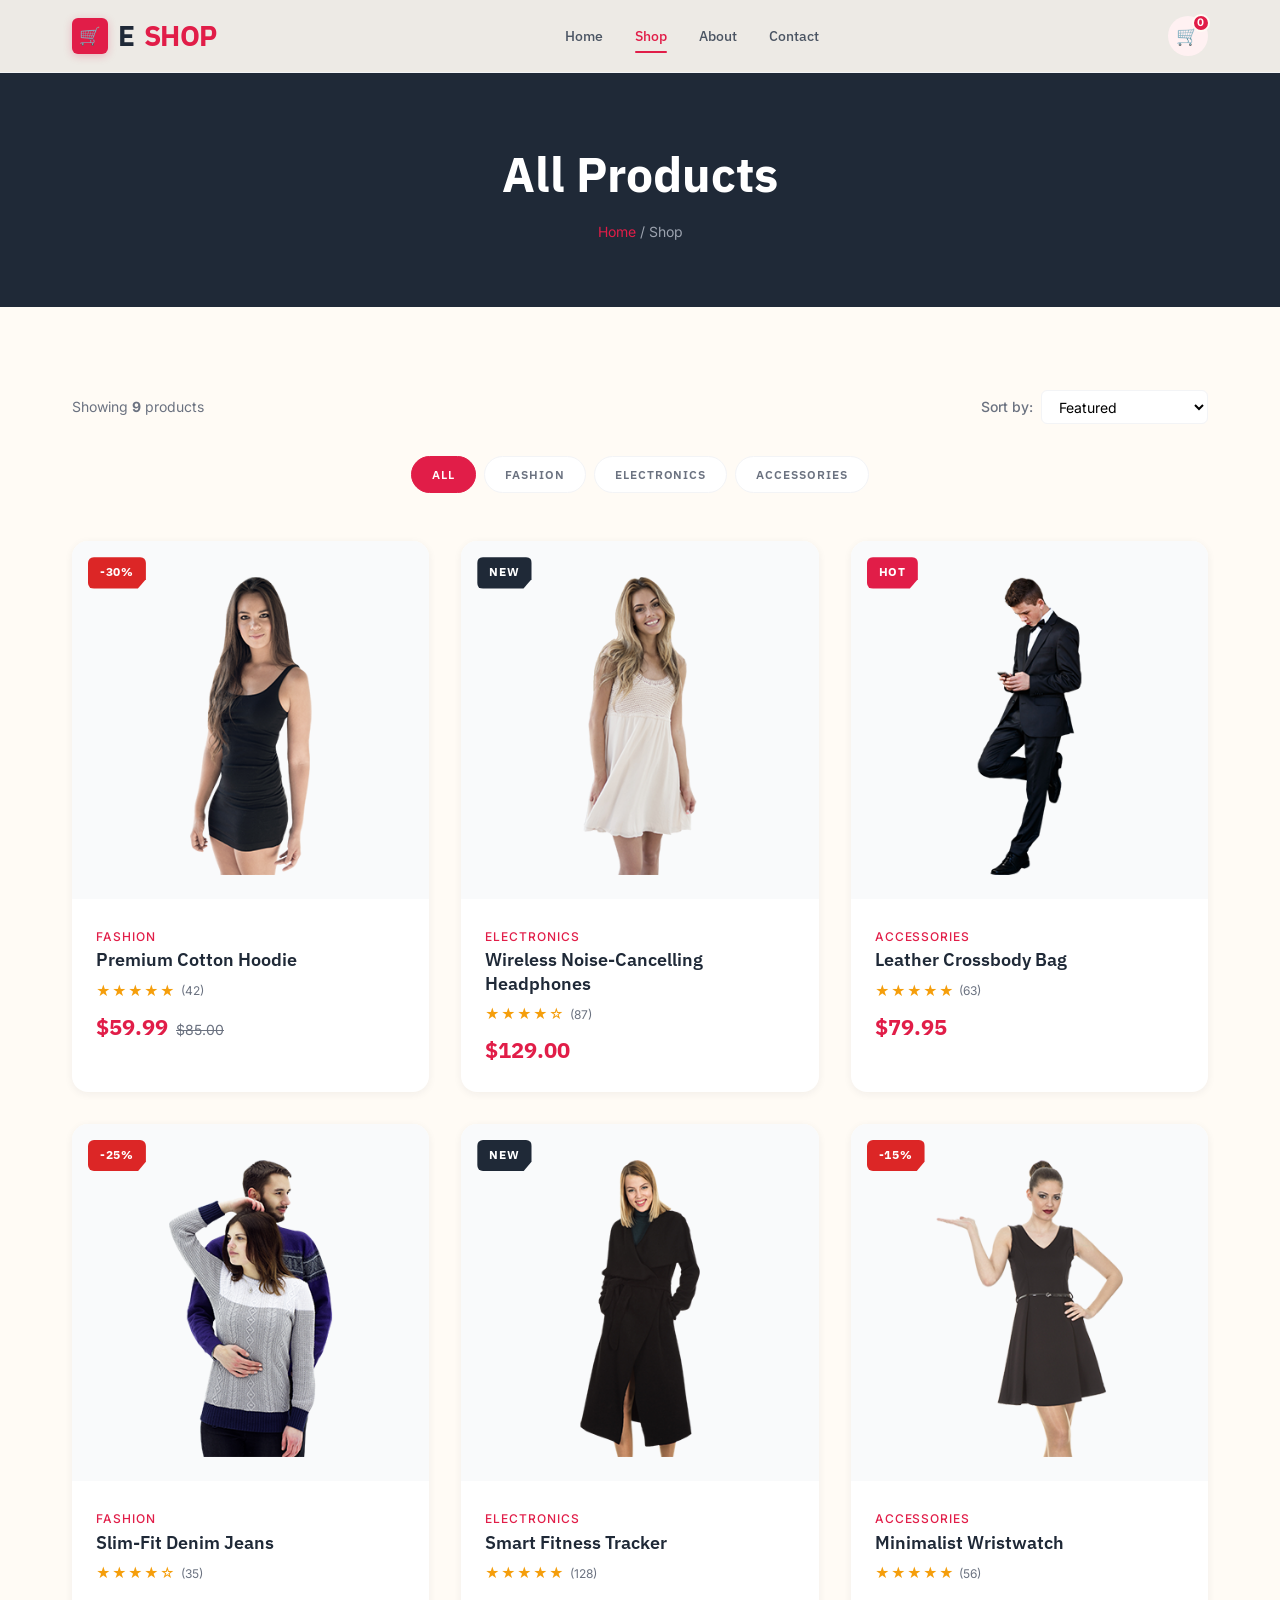
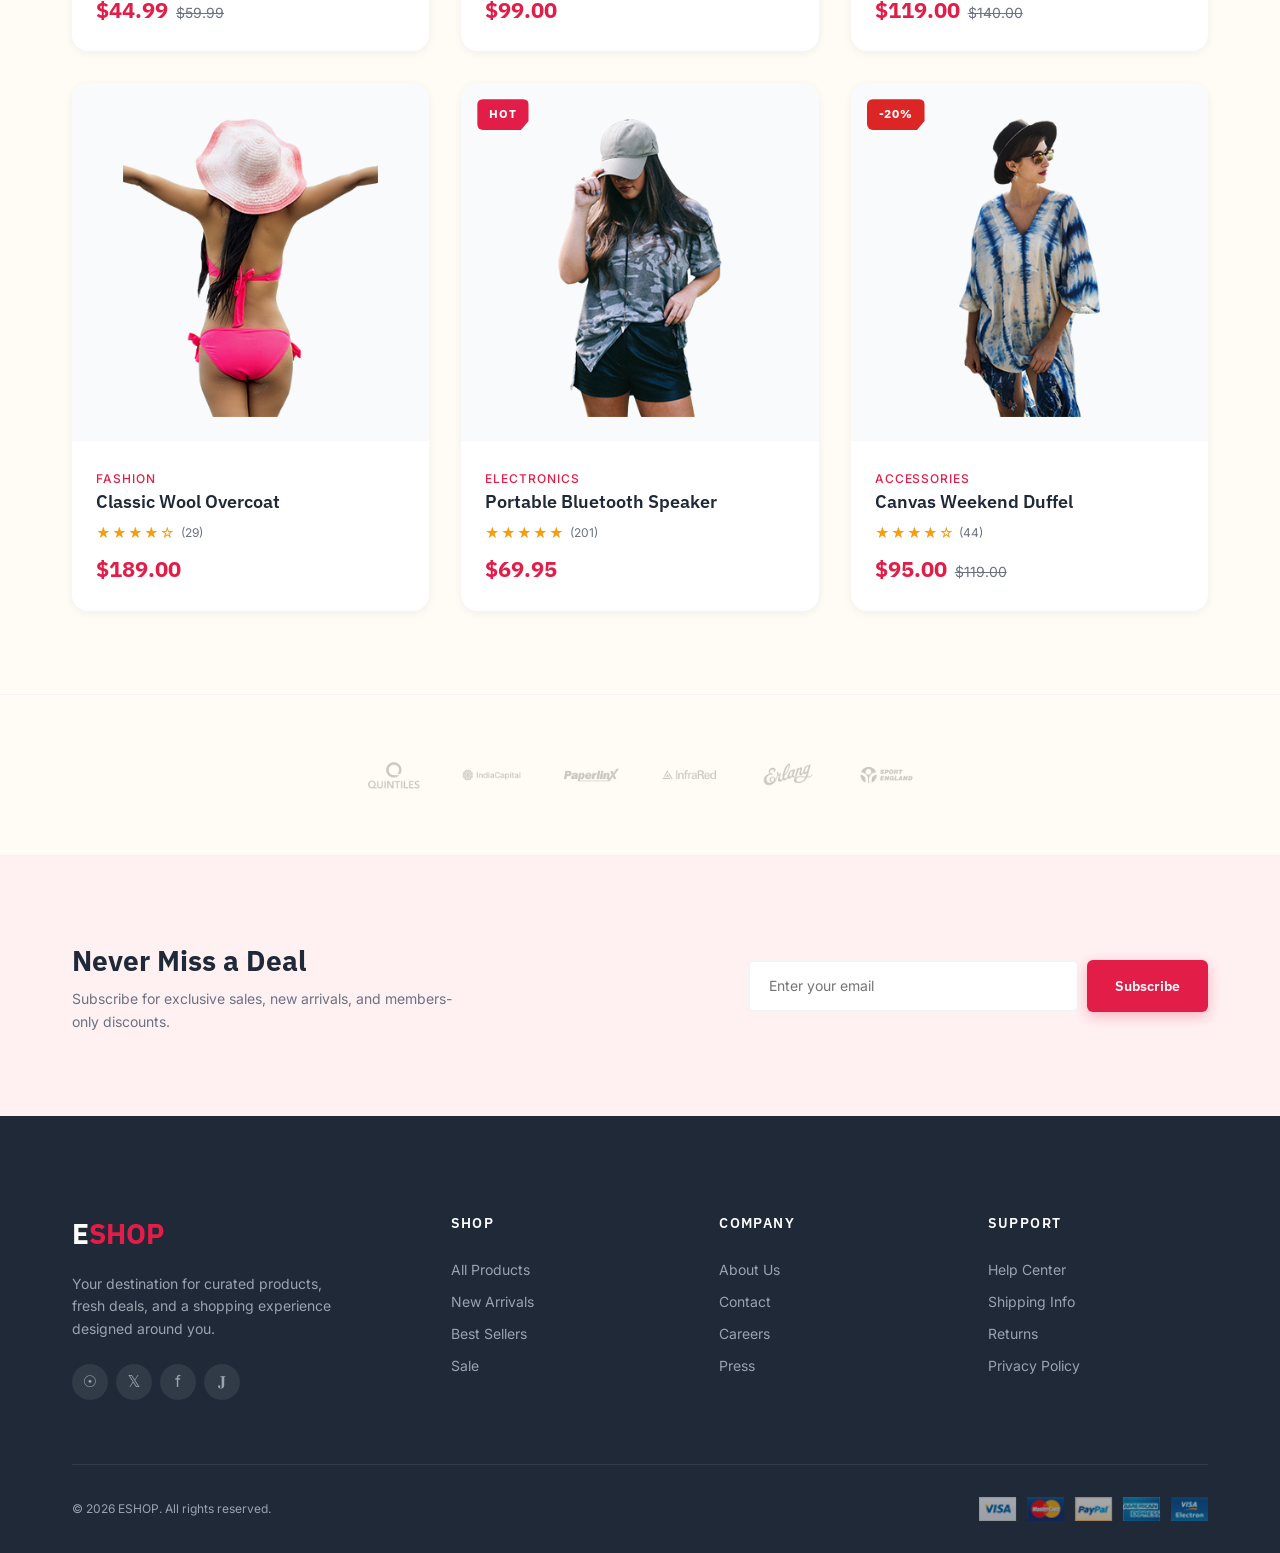
<file: products.html>
<!DOCTYPE html>
<html lang="en">
<head>
  <meta charset="UTF-8">
  <meta name="viewport" content="width=device-width, initial-scale=1.0">
  <title>All Products — ESHOP</title>
  <meta name="description" content="Browse the full ESHOP catalog. Fashion, electronics, accessories, and more — filtered by category and sorted by what matters to you.">
  <link rel="preconnect" href="https://fonts.googleapis.com">
  <link rel="preconnect" href="https://fonts.gstatic.com" crossorigin>
  <link href="https://fonts.googleapis.com/css2?family=IBM+Plex+Sans:wght@400;500;600;700;900&family=Inter:wght@400;500;600&display=swap" rel="stylesheet">
  <link rel="stylesheet" href="assets/css/base.css">
</head>
<body>

  <!-- ============ Navigation ============ -->
  <nav class="nav" role="navigation" aria-label="Main navigation">
    <div class="container nav__inner">
      <a href="index.html" class="nav__brand" aria-label="ESHOP home">
        <span class="nav__brand-icon">&#128722;</span>
        E<span>SHOP</span>
      </a>

      <div class="nav__links">
        <a href="index.html" class="nav__link">Home</a>
        <a href="products.html" class="nav__link active">Shop</a>
        <a href="about.html" class="nav__link">About</a>
        <a href="contact.html" class="nav__link">Contact</a>
      </div>

      <div class="nav__actions">
        <button class="nav__cart" aria-label="Shopping cart">
          &#128722;
          <span class="nav__cart-count" data-cart-count>0</span>
        </button>
        <button class="nav__burger" aria-label="Toggle menu" aria-expanded="false">
          <span></span>
          <span></span>
          <span></span>
        </button>
      </div>
    </div>

    <div class="nav__mobile" role="menu">
      <a href="index.html" class="nav__link" role="menuitem">Home</a>
      <a href="products.html" class="nav__link active" role="menuitem">Shop</a>
      <a href="about.html" class="nav__link" role="menuitem">About</a>
      <a href="contact.html" class="nav__link" role="menuitem">Contact</a>
    </div>
  </nav>

  <!-- ============ Page Header ============ -->
  <header class="page-header">
    <div class="container">
      <h1 class="page-header__title">All Products</h1>
      <p class="page-header__breadcrumb">
        <a href="index.html">Home</a> / Shop
      </p>
    </div>
  </header>

  <!-- ============ Products ============ -->
  <section class="products" style="background:var(--bg-page)">
    <div class="container">

      <div class="page-controls reveal">
        <p class="page-controls__count">Showing <strong>9</strong> products</p>
        <div class="page-controls__sort">
          <label for="sort-select">Sort by:</label>
          <select id="sort-select">
            <option>Featured</option>
            <option>Price: Low to High</option>
            <option>Price: High to Low</option>
            <option>Newest</option>
            <option>Best Rating</option>
          </select>
        </div>
      </div>

      <div class="products__filters reveal" role="tablist" aria-label="Product categories">
        <button class="products__filter active" data-filter="all" role="tab" aria-selected="true">All</button>
        <button class="products__filter" data-filter="fashion" role="tab" aria-selected="false">Fashion</button>
        <button class="products__filter" data-filter="electronics" role="tab" aria-selected="false">Electronics</button>
        <button class="products__filter" data-filter="accessories" role="tab" aria-selected="false">Accessories</button>
      </div>

      <div class="products__grid">

        <!-- Product 1 -->
        <article class="product-card reveal" data-category="fashion">
          <div class="product-card__img-wrap">
            <img src="assets/img/product-1.png" alt="Premium cotton hoodie" loading="lazy">
            <div class="product-card__tag">
              <span class="tag tag--sale">-30%</span>
            </div>
            <div class="product-card__actions">
              <button class="product-card__action-btn" data-add="Premium Cotton Hoodie" aria-label="Add to cart">&#128722;</button>
              <button class="product-card__action-btn" aria-label="Add to wishlist">&#9825;</button>
            </div>
          </div>
          <div class="product-card__info">
            <span class="product-card__category">Fashion</span>
            <h3 class="product-card__name">Premium Cotton Hoodie</h3>
            <div class="product-card__rating">
              <span class="product-card__stars">&#9733;&#9733;&#9733;&#9733;&#9733;</span>
              <span class="product-card__rating-count">(42)</span>
            </div>
            <div class="product-card__price">
              <span class="product-card__price-current">$59.99</span>
              <span class="product-card__price-original">$85.00</span>
            </div>
          </div>
        </article>

        <!-- Product 2 -->
        <article class="product-card reveal" data-category="electronics">
          <div class="product-card__img-wrap">
            <img src="assets/img/product-2.png" alt="Wireless noise-cancelling headphones" loading="lazy">
            <div class="product-card__tag">
              <span class="tag tag--new">New</span>
            </div>
            <div class="product-card__actions">
              <button class="product-card__action-btn" data-add="Wireless Headphones" aria-label="Add to cart">&#128722;</button>
              <button class="product-card__action-btn" aria-label="Add to wishlist">&#9825;</button>
            </div>
          </div>
          <div class="product-card__info">
            <span class="product-card__category">Electronics</span>
            <h3 class="product-card__name">Wireless Noise-Cancelling Headphones</h3>
            <div class="product-card__rating">
              <span class="product-card__stars">&#9733;&#9733;&#9733;&#9733;&#9734;</span>
              <span class="product-card__rating-count">(87)</span>
            </div>
            <div class="product-card__price">
              <span class="product-card__price-current">$129.00</span>
            </div>
          </div>
        </article>

        <!-- Product 3 -->
        <article class="product-card reveal" data-category="accessories">
          <div class="product-card__img-wrap">
            <img src="assets/img/product-3.png" alt="Leather crossbody bag" loading="lazy">
            <div class="product-card__tag">
              <span class="tag tag--hot">Hot</span>
            </div>
            <div class="product-card__actions">
              <button class="product-card__action-btn" data-add="Leather Crossbody Bag" aria-label="Add to cart">&#128722;</button>
              <button class="product-card__action-btn" aria-label="Add to wishlist">&#9825;</button>
            </div>
          </div>
          <div class="product-card__info">
            <span class="product-card__category">Accessories</span>
            <h3 class="product-card__name">Leather Crossbody Bag</h3>
            <div class="product-card__rating">
              <span class="product-card__stars">&#9733;&#9733;&#9733;&#9733;&#9733;</span>
              <span class="product-card__rating-count">(63)</span>
            </div>
            <div class="product-card__price">
              <span class="product-card__price-current">$79.95</span>
            </div>
          </div>
        </article>

        <!-- Product 4 -->
        <article class="product-card reveal" data-category="fashion">
          <div class="product-card__img-wrap">
            <img src="assets/img/product-4.png" alt="Slim-fit denim jeans" loading="lazy">
            <div class="product-card__tag">
              <span class="tag tag--sale">-25%</span>
            </div>
            <div class="product-card__actions">
              <button class="product-card__action-btn" data-add="Slim-Fit Denim Jeans" aria-label="Add to cart">&#128722;</button>
              <button class="product-card__action-btn" aria-label="Add to wishlist">&#9825;</button>
            </div>
          </div>
          <div class="product-card__info">
            <span class="product-card__category">Fashion</span>
            <h3 class="product-card__name">Slim-Fit Denim Jeans</h3>
            <div class="product-card__rating">
              <span class="product-card__stars">&#9733;&#9733;&#9733;&#9733;&#9734;</span>
              <span class="product-card__rating-count">(35)</span>
            </div>
            <div class="product-card__price">
              <span class="product-card__price-current">$44.99</span>
              <span class="product-card__price-original">$59.99</span>
            </div>
          </div>
        </article>

        <!-- Product 5 -->
        <article class="product-card reveal" data-category="electronics">
          <div class="product-card__img-wrap">
            <img src="assets/img/product-5.png" alt="Smart fitness tracker" loading="lazy">
            <div class="product-card__tag">
              <span class="tag tag--new">New</span>
            </div>
            <div class="product-card__actions">
              <button class="product-card__action-btn" data-add="Smart Fitness Tracker" aria-label="Add to cart">&#128722;</button>
              <button class="product-card__action-btn" aria-label="Add to wishlist">&#9825;</button>
            </div>
          </div>
          <div class="product-card__info">
            <span class="product-card__category">Electronics</span>
            <h3 class="product-card__name">Smart Fitness Tracker</h3>
            <div class="product-card__rating">
              <span class="product-card__stars">&#9733;&#9733;&#9733;&#9733;&#9733;</span>
              <span class="product-card__rating-count">(128)</span>
            </div>
            <div class="product-card__price">
              <span class="product-card__price-current">$99.00</span>
            </div>
          </div>
        </article>

        <!-- Product 6 -->
        <article class="product-card reveal" data-category="accessories">
          <div class="product-card__img-wrap">
            <img src="assets/img/product-6.png" alt="Minimalist wristwatch" loading="lazy">
            <div class="product-card__tag">
              <span class="tag tag--sale">-15%</span>
            </div>
            <div class="product-card__actions">
              <button class="product-card__action-btn" data-add="Minimalist Wristwatch" aria-label="Add to cart">&#128722;</button>
              <button class="product-card__action-btn" aria-label="Add to wishlist">&#9825;</button>
            </div>
          </div>
          <div class="product-card__info">
            <span class="product-card__category">Accessories</span>
            <h3 class="product-card__name">Minimalist Wristwatch</h3>
            <div class="product-card__rating">
              <span class="product-card__stars">&#9733;&#9733;&#9733;&#9733;&#9733;</span>
              <span class="product-card__rating-count">(56)</span>
            </div>
            <div class="product-card__price">
              <span class="product-card__price-current">$119.00</span>
              <span class="product-card__price-original">$140.00</span>
            </div>
          </div>
        </article>

        <!-- Product 7 -->
        <article class="product-card reveal" data-category="fashion">
          <div class="product-card__img-wrap">
            <img src="assets/img/product-7.png" alt="Classic wool overcoat" loading="lazy">
            <div class="product-card__actions">
              <button class="product-card__action-btn" data-add="Classic Wool Overcoat" aria-label="Add to cart">&#128722;</button>
              <button class="product-card__action-btn" aria-label="Add to wishlist">&#9825;</button>
            </div>
          </div>
          <div class="product-card__info">
            <span class="product-card__category">Fashion</span>
            <h3 class="product-card__name">Classic Wool Overcoat</h3>
            <div class="product-card__rating">
              <span class="product-card__stars">&#9733;&#9733;&#9733;&#9733;&#9734;</span>
              <span class="product-card__rating-count">(29)</span>
            </div>
            <div class="product-card__price">
              <span class="product-card__price-current">$189.00</span>
            </div>
          </div>
        </article>

        <!-- Product 8 -->
        <article class="product-card reveal" data-category="electronics">
          <div class="product-card__img-wrap">
            <img src="assets/img/product-8.png" alt="Portable bluetooth speaker" loading="lazy">
            <div class="product-card__tag">
              <span class="tag tag--hot">Hot</span>
            </div>
            <div class="product-card__actions">
              <button class="product-card__action-btn" data-add="Bluetooth Speaker" aria-label="Add to cart">&#128722;</button>
              <button class="product-card__action-btn" aria-label="Add to wishlist">&#9825;</button>
            </div>
          </div>
          <div class="product-card__info">
            <span class="product-card__category">Electronics</span>
            <h3 class="product-card__name">Portable Bluetooth Speaker</h3>
            <div class="product-card__rating">
              <span class="product-card__stars">&#9733;&#9733;&#9733;&#9733;&#9733;</span>
              <span class="product-card__rating-count">(201)</span>
            </div>
            <div class="product-card__price">
              <span class="product-card__price-current">$69.95</span>
            </div>
          </div>
        </article>

        <!-- Product 9 -->
        <article class="product-card reveal" data-category="accessories">
          <div class="product-card__img-wrap">
            <img src="assets/img/product-9.png" alt="Canvas weekend duffel" loading="lazy">
            <div class="product-card__tag">
              <span class="tag tag--sale">-20%</span>
            </div>
            <div class="product-card__actions">
              <button class="product-card__action-btn" data-add="Canvas Weekend Duffel" aria-label="Add to cart">&#128722;</button>
              <button class="product-card__action-btn" aria-label="Add to wishlist">&#9825;</button>
            </div>
          </div>
          <div class="product-card__info">
            <span class="product-card__category">Accessories</span>
            <h3 class="product-card__name">Canvas Weekend Duffel</h3>
            <div class="product-card__rating">
              <span class="product-card__stars">&#9733;&#9733;&#9733;&#9733;&#9734;</span>
              <span class="product-card__rating-count">(44)</span>
            </div>
            <div class="product-card__price">
              <span class="product-card__price-current">$95.00</span>
              <span class="product-card__price-original">$119.00</span>
            </div>
          </div>
        </article>

      </div>

    </div>
  </section>

  <!-- ============ Brands ============ -->
  <section class="brands" aria-label="Trusted brands">
    <div class="container">
      <div class="brands__track reveal">
        <div class="brands__item"><img src="assets/img/brand-1.png" alt="Brand partner 1"></div>
        <div class="brands__item"><img src="assets/img/brand-2.png" alt="Brand partner 2"></div>
        <div class="brands__item"><img src="assets/img/brand-3.png" alt="Brand partner 3"></div>
        <div class="brands__item"><img src="assets/img/brand-4.png" alt="Brand partner 4"></div>
        <div class="brands__item"><img src="assets/img/brand-5.png" alt="Brand partner 5"></div>
        <div class="brands__item"><img src="assets/img/brand-6.png" alt="Brand partner 6"></div>
      </div>
    </div>
  </section>

  <!-- ============ Newsletter ============ -->
  <section class="newsletter" aria-label="Newsletter signup">
    <div class="container">
      <div class="newsletter__inner reveal">
        <div class="newsletter__text">
          <h2 class="newsletter__title">Never Miss a Deal</h2>
          <p class="newsletter__desc">Subscribe for exclusive sales, new arrivals, and members-only discounts.</p>
        </div>
        <form class="newsletter__form" onsubmit="event.preventDefault();this.reset();alert('Thanks for subscribing!');">
          <input type="email" class="newsletter__input" placeholder="Enter your email" required aria-label="Email address">
          <button type="submit" class="btn btn--primary">Subscribe</button>
        </form>
      </div>
    </div>
  </section>

  <!-- ============ Footer ============ -->
  <footer class="footer" role="contentinfo">
    <div class="container">
      <div class="footer__grid">
        <div class="footer__brand">
          <div class="footer__brand-name">E<span>SHOP</span></div>
          <p class="footer__brand-desc">Your destination for curated products, fresh deals, and a shopping experience designed around you.</p>
          <div class="footer__socials">
            <a href="#" class="footer__social" aria-label="Instagram">&#9737;</a>
            <a href="#" class="footer__social" aria-label="Twitter">&#120143;</a>
            <a href="#" class="footer__social" aria-label="Facebook">f</a>
            <a href="#" class="footer__social" aria-label="Pinterest">&#119817;</a>
          </div>
        </div>

        <div>
          <h4 class="footer__col-title">Shop</h4>
          <div class="footer__links">
            <a href="products.html" class="footer__link">All Products</a>
            <a href="products.html" class="footer__link">New Arrivals</a>
            <a href="products.html" class="footer__link">Best Sellers</a>
            <a href="products.html" class="footer__link">Sale</a>
          </div>
        </div>

        <div>
          <h4 class="footer__col-title">Company</h4>
          <div class="footer__links">
            <a href="about.html" class="footer__link">About Us</a>
            <a href="contact.html" class="footer__link">Contact</a>
            <a href="#" class="footer__link">Careers</a>
            <a href="#" class="footer__link">Press</a>
          </div>
        </div>

        <div>
          <h4 class="footer__col-title">Support</h4>
          <div class="footer__links">
            <a href="#" class="footer__link">Help Center</a>
            <a href="#" class="footer__link">Shipping Info</a>
            <a href="#" class="footer__link">Returns</a>
            <a href="#" class="footer__link">Privacy Policy</a>
          </div>
        </div>
      </div>

      <div class="footer__bottom">
        <span>&copy; <span data-year></span> ESHOP. All rights reserved.</span>
        <div class="footer__payments">
          <img src="assets/img/payment-method.png" alt="Accepted payment methods">
        </div>
      </div>
    </div>
  </footer>

  <div class="cart-toast" aria-live="polite">
    <span class="cart-toast__icon">&#10003;</span>
    <span class="cart-toast__name">Product</span> added to cart
  </div>

  <button class="scroll-top" aria-label="Scroll to top">&#8593;</button>

  <script src="assets/js/main.js"></script>
</body>
</html>
</file>
<file: assets/css/base.css>
/* ============================================================
   ESHOP — E-Commerce Shop HTML Template
   Design System & Base Styles
   ============================================================ */

/* ---------- Design Tokens ---------- */
:root {
  /* Brand Palette */
  --clr-rose:        #E11D48;
  --clr-rose-dark:   #BE123C;
  --clr-rose-light:  #FB7185;
  --clr-charcoal:    #1F2937;
  --clr-charcoal-mid:#374151;
  --clr-warm-white:  #FFFBF5;
  --clr-soft-pink:   #FFF1F2;
  --clr-white:       #FFFFFF;
  --clr-gray-100:    #F9FAFB;
  --clr-gray-200:    #F3F4F6;
  --clr-gray-300:    #D1D5DB;
  --clr-gray-400:    #9CA3AF;
  --clr-gray-500:    #6B7280;
  --clr-gray-600:    #4B5563;
  --clr-gray-700:    #374151;
  --clr-success:     #059669;
  --clr-sale:        #DC2626;

  /* Semantic Tokens */
  --bg-page:         var(--clr-warm-white);
  --bg-card:         var(--clr-white);
  --bg-section-alt:  var(--clr-soft-pink);
  --text-primary:    var(--clr-charcoal);
  --text-secondary:  var(--clr-gray-500);
  --text-on-dark:    var(--clr-warm-white);
  --text-on-rose:    var(--clr-white);
  --accent:          var(--clr-rose);
  --accent-hover:    var(--clr-rose-dark);
  --accent-light:    var(--clr-rose-light);
  --border:          var(--clr-gray-200);
  --shadow-sm:       0 1px 3px rgba(31,41,55,.08);
  --shadow-md:       0 4px 14px rgba(31,41,55,.10);
  --shadow-lg:       0 12px 32px rgba(31,41,55,.14);
  --shadow-card:     0 2px 8px rgba(31,41,55,.06);
  --shadow-card-hover:0 8px 28px rgba(225,29,72,.12);

  /* Typography */
  --ff-heading:      'IBM Plex Sans', system-ui, sans-serif;
  --ff-body:         'Inter', system-ui, sans-serif;
  --fs-xs:           clamp(.7rem, .6rem + .3vw, .75rem);
  --fs-sm:           clamp(.8rem, .7rem + .3vw, .875rem);
  --fs-base:         clamp(.9rem, .85rem + .2vw, 1rem);
  --fs-md:           clamp(1rem, .9rem + .3vw, 1.125rem);
  --fs-lg:           clamp(1.15rem, 1rem + .5vw, 1.35rem);
  --fs-xl:           clamp(1.35rem, 1.1rem + .8vw, 1.75rem);
  --fs-2xl:          clamp(1.65rem, 1.2rem + 1.5vw, 2.25rem);
  --fs-3xl:          clamp(2rem, 1.5rem + 2vw, 3rem);
  --fs-hero:         clamp(2.2rem, 1.6rem + 2.5vw, 3.5rem);
  --fw-normal:       400;
  --fw-medium:       500;
  --fw-semibold:     600;
  --fw-bold:         700;
  --fw-black:        900;
  --lh-tight:        1.15;
  --lh-snug:         1.3;
  --lh-normal:       1.6;

  /* Spacing */
  --sp-xs:           .25rem;
  --sp-sm:           .5rem;
  --sp-md:           1rem;
  --sp-lg:           1.5rem;
  --sp-xl:           2rem;
  --sp-2xl:          3rem;
  --sp-3xl:          4rem;
  --sp-4xl:          6rem;
  --sp-section:      clamp(3rem, 2rem + 4vw, 6rem);

  /* Layout */
  --container:       1200px;
  --container-narrow: 900px;
  --radius-sm:       6px;
  --radius-md:       10px;
  --radius-lg:       16px;
  --radius-full:     9999px;

  /* Transitions */
  --ease-out:        cubic-bezier(.22, 1, .36, 1);
  --ease-spring:     cubic-bezier(.34, 1.56, .64, 1);
  --duration-fast:   .18s;
  --duration-normal: .3s;
  --duration-slow:   .5s;

  /* Z-Index */
  --z-dropdown:      100;
  --z-sticky:        200;
  --z-overlay:       300;
  --z-modal:         400;
  --z-toast:         500;
}

/* ---------- Reset & Base ---------- */
*, *::before, *::after {
  margin: 0;
  padding: 0;
  box-sizing: border-box;
}

html {
  scroll-behavior: smooth;
  -webkit-text-size-adjust: 100%;
}

body {
  font-family: var(--ff-body);
  font-size: var(--fs-base);
  line-height: var(--lh-normal);
  color: var(--text-primary);
  background: var(--bg-page);
  -webkit-font-smoothing: antialiased;
  -moz-osx-font-smoothing: grayscale;
  overflow-x: hidden;
}

img {
  max-width: 100%;
  height: auto;
  display: block;
}

a {
  color: inherit;
  text-decoration: none;
  transition: color var(--duration-fast) var(--ease-out);
}

ul, ol { list-style: none; }
button { cursor: pointer; font: inherit; border: none; background: none; }
input, textarea, select { font: inherit; }
table { border-collapse: collapse; width: 100%; }

/* ---------- Utility Classes ---------- */
.container {
  width: 100%;
  max-width: var(--container);
  margin: 0 auto;
  padding: 0 clamp(1rem, .5rem + 2vw, 2rem);
}

.container--narrow {
  max-width: var(--container-narrow);
}

.sr-only {
  position: absolute;
  width: 1px; height: 1px;
  padding: 0; margin: -1px;
  overflow: hidden;
  clip: rect(0,0,0,0);
  white-space: nowrap;
  border: 0;
}

/* Section Titles */
.section-header {
  text-align: center;
  margin-bottom: var(--sp-3xl);
}

.section-label {
  display: inline-flex;
  align-items: center;
  gap: .4rem;
  font-family: var(--ff-heading);
  font-size: var(--fs-xs);
  font-weight: var(--fw-bold);
  text-transform: uppercase;
  letter-spacing: .15em;
  color: var(--accent);
  margin-bottom: var(--sp-sm);
}

.section-label::before,
.section-label::after {
  content: '';
  width: 20px;
  height: 2px;
  background: var(--accent);
  border-radius: 1px;
}

.section-title {
  font-family: var(--ff-heading);
  font-size: var(--fs-2xl);
  font-weight: var(--fw-bold);
  line-height: var(--lh-tight);
  color: var(--text-primary);
}

.section-subtitle {
  font-size: var(--fs-md);
  color: var(--text-secondary);
  max-width: 520px;
  margin: var(--sp-sm) auto 0;
  line-height: var(--lh-normal);
}

/* ---------- Buttons ---------- */
.btn {
  display: inline-flex;
  align-items: center;
  justify-content: center;
  gap: .5rem;
  padding: .75rem 1.75rem;
  font-family: var(--ff-heading);
  font-size: var(--fs-sm);
  font-weight: var(--fw-semibold);
  border-radius: var(--radius-sm);
  transition: all var(--duration-normal) var(--ease-out);
  white-space: nowrap;
  position: relative;
  overflow: hidden;
}

.btn::after {
  content: '';
  position: absolute;
  inset: 0;
  background: linear-gradient(135deg, rgba(255,255,255,.15) 0%, transparent 50%);
  opacity: 0;
  transition: opacity var(--duration-fast);
}

.btn:hover::after { opacity: 1; }

.btn--primary {
  background: var(--accent);
  color: var(--text-on-rose);
  box-shadow: 0 4px 14px rgba(225,29,72,.3);
}
.btn--primary:hover {
  background: var(--accent-hover);
  box-shadow: 0 6px 20px rgba(225,29,72,.4);
  transform: translateY(-1px);
}

.btn--outline {
  border: 2px solid var(--accent);
  color: var(--accent);
  background: transparent;
}
.btn--outline:hover {
  background: var(--accent);
  color: var(--text-on-rose);
  transform: translateY(-1px);
}

.btn--dark {
  background: var(--clr-charcoal);
  color: var(--text-on-dark);
}
.btn--dark:hover {
  background: var(--clr-gray-700);
  transform: translateY(-1px);
}

.btn--white {
  background: var(--clr-white);
  color: var(--accent);
}
.btn--white:hover {
  background: var(--clr-gray-100);
  transform: translateY(-1px);
}

.btn--sm {
  padding: .5rem 1.25rem;
  font-size: var(--fs-xs);
}

.btn--lg {
  padding: 1rem 2.25rem;
  font-size: var(--fs-base);
}

/* ---------- Navigation ---------- */
.nav {
  position: fixed;
  top: 0;
  left: 0;
  right: 0;
  z-index: var(--z-sticky);
  background: rgba(255,251,245,.92);
  backdrop-filter: blur(12px);
  -webkit-backdrop-filter: blur(12px);
  border-bottom: 1px solid var(--border);
  transition: box-shadow var(--duration-normal) var(--ease-out);
}

.nav.scrolled {
  box-shadow: var(--shadow-md);
}

.nav__inner {
  display: flex;
  align-items: center;
  justify-content: space-between;
  height: 72px;
  gap: var(--sp-lg);
}

.nav__brand {
  display: flex;
  align-items: center;
  gap: .6rem;
  font-family: var(--ff-heading);
  font-size: var(--fs-xl);
  font-weight: var(--fw-black);
  color: var(--clr-charcoal);
  letter-spacing: -.02em;
}

.nav__brand-icon {
  width: 36px;
  height: 36px;
  background: var(--accent);
  color: var(--text-on-rose);
  border-radius: var(--radius-sm);
  display: flex;
  align-items: center;
  justify-content: center;
  font-size: 1.1rem;
  box-shadow: 0 2px 8px rgba(225,29,72,.25);
}

.nav__brand span {
  color: var(--accent);
}

.nav__links {
  display: flex;
  align-items: center;
  gap: var(--sp-xl);
}

.nav__link {
  font-family: var(--ff-heading);
  font-size: var(--fs-sm);
  font-weight: var(--fw-medium);
  color: var(--clr-gray-600);
  position: relative;
  padding: .25rem 0;
}

.nav__link::after {
  content: '';
  position: absolute;
  bottom: -2px;
  left: 0;
  width: 0;
  height: 2px;
  background: var(--accent);
  border-radius: 1px;
  transition: width var(--duration-normal) var(--ease-out);
}

.nav__link:hover,
.nav__link.active {
  color: var(--accent);
}

.nav__link:hover::after,
.nav__link.active::after {
  width: 100%;
}

.nav__actions {
  display: flex;
  align-items: center;
  gap: var(--sp-md);
}

.nav__cart {
  position: relative;
  display: flex;
  align-items: center;
  justify-content: center;
  width: 40px;
  height: 40px;
  border-radius: var(--radius-full);
  background: var(--clr-soft-pink);
  color: var(--accent);
  font-size: 1.15rem;
  transition: all var(--duration-fast) var(--ease-out);
}

.nav__cart:hover {
  background: var(--accent);
  color: var(--text-on-rose);
  transform: scale(1.05);
}

.nav__cart-count {
  position: absolute;
  top: -2px;
  right: -2px;
  width: 18px;
  height: 18px;
  background: var(--accent);
  color: var(--text-on-rose);
  border-radius: var(--radius-full);
  font-size: .65rem;
  font-weight: var(--fw-bold);
  display: flex;
  align-items: center;
  justify-content: center;
  border: 2px solid var(--bg-page);
  transition: transform var(--duration-fast) var(--ease-spring);
}

.nav__cart-count.bump {
  transform: scale(1.4);
}

/* Burger */
.nav__burger {
  display: none;
  flex-direction: column;
  justify-content: center;
  gap: 5px;
  width: 32px;
  height: 32px;
  padding: 4px;
}

.nav__burger span {
  display: block;
  width: 100%;
  height: 2px;
  background: var(--text-primary);
  border-radius: 2px;
  transition: all var(--duration-normal) var(--ease-out);
  transform-origin: center;
}

.nav__burger.open span:nth-child(1) {
  transform: translateY(7px) rotate(45deg);
}
.nav__burger.open span:nth-child(2) {
  opacity: 0;
  transform: scaleX(0);
}
.nav__burger.open span:nth-child(3) {
  transform: translateY(-7px) rotate(-45deg);
}

/* Mobile Nav */
.nav__mobile {
  display: none;
  position: fixed;
  top: 72px;
  left: 0;
  right: 0;
  bottom: 0;
  background: rgba(255,251,245,.98);
  backdrop-filter: blur(16px);
  -webkit-backdrop-filter: blur(16px);
  padding: var(--sp-xl);
  flex-direction: column;
  gap: var(--sp-lg);
  z-index: var(--z-overlay);
  opacity: 0;
  transform: translateY(-10px);
  transition: all var(--duration-normal) var(--ease-out);
}

.nav__mobile.open {
  display: flex;
  opacity: 1;
  transform: translateY(0);
}

.nav__mobile .nav__link {
  font-size: var(--fs-lg);
  padding: var(--sp-sm) 0;
  border-bottom: 1px solid var(--border);
}

/* ---------- Hero ---------- */
.hero {
  position: relative;
  min-height: 85vh;
  display: flex;
  align-items: center;
  overflow: hidden;
  background: var(--clr-charcoal);
  margin-top: 72px;
}

.hero__slider {
  position: absolute;
  inset: 0;
}

.hero__slide {
  position: absolute;
  inset: 0;
  opacity: 0;
  transition: opacity var(--duration-slow) var(--ease-out);
}

.hero__slide.active {
  opacity: 1;
}

.hero__slide img {
  width: 100%;
  height: 100%;
  object-fit: cover;
}

.hero__overlay {
  position: absolute;
  inset: 0;
  background: linear-gradient(135deg, rgba(31,41,55,.82) 0%, rgba(31,41,55,.55) 50%, rgba(225,29,72,.25) 100%);
}

.hero__content {
  position: relative;
  z-index: 2;
  max-width: 640px;
  padding: var(--sp-3xl) 0;
}

.hero__badge {
  display: inline-flex;
  align-items: center;
  gap: .4rem;
  background: rgba(225,29,72,.2);
  border: 1px solid rgba(225,29,72,.4);
  color: var(--clr-rose-light);
  padding: .4rem 1rem;
  border-radius: var(--radius-full);
  font-family: var(--ff-heading);
  font-size: var(--fs-xs);
  font-weight: var(--fw-semibold);
  text-transform: uppercase;
  letter-spacing: .1em;
  margin-bottom: var(--sp-lg);
}

.hero__title {
  font-family: var(--ff-heading);
  font-size: var(--fs-hero);
  font-weight: var(--fw-black);
  line-height: var(--lh-tight);
  color: var(--clr-white);
  margin-bottom: var(--sp-lg);
}

.hero__title em {
  font-style: normal;
  color: var(--clr-rose-light);
  position: relative;
}

.hero__title em::after {
  content: '';
  position: absolute;
  bottom: 0;
  left: 0;
  right: 0;
  height: 4px;
  background: var(--accent);
  border-radius: 2px;
}

.hero__desc {
  font-size: var(--fs-md);
  color: var(--clr-gray-300);
  line-height: var(--lh-normal);
  margin-bottom: var(--sp-xl);
  max-width: 480px;
}

.hero__actions {
  display: flex;
  gap: var(--sp-md);
  flex-wrap: wrap;
}

.hero__dots {
  position: absolute;
  bottom: 2rem;
  left: 50%;
  transform: translateX(-50%);
  display: flex;
  gap: .5rem;
  z-index: 3;
}

.hero__dot {
  width: 10px;
  height: 10px;
  border-radius: var(--radius-full);
  background: rgba(255,255,255,.35);
  border: none;
  transition: all var(--duration-normal) var(--ease-out);
}

.hero__dot.active {
  background: var(--accent);
  width: 28px;
}

/* ---------- Categories ---------- */
.categories {
  padding: var(--sp-section) 0;
}

.categories__grid {
  display: grid;
  grid-template-columns: repeat(4, 1fr);
  gap: var(--sp-lg);
}

.category-card {
  position: relative;
  border-radius: var(--radius-lg);
  overflow: hidden;
  aspect-ratio: 1;
  cursor: pointer;
  group: true;
}

.category-card img {
  width: 100%;
  height: 100%;
  object-fit: cover;
  transition: transform var(--duration-slow) var(--ease-out);
}

.category-card:hover img {
  transform: scale(1.08);
}

.category-card__overlay {
  position: absolute;
  inset: 0;
  background: linear-gradient(to top, rgba(31,41,55,.75) 0%, transparent 60%);
  display: flex;
  flex-direction: column;
  justify-content: flex-end;
  padding: var(--sp-lg);
  transition: background var(--duration-normal) var(--ease-out);
}

.category-card:hover .category-card__overlay {
  background: linear-gradient(to top, rgba(225,29,72,.8) 0%, rgba(31,41,55,.3) 70%);
}

.category-card__name {
  font-family: var(--ff-heading);
  font-size: var(--fs-lg);
  font-weight: var(--fw-bold);
  color: var(--clr-white);
  margin-bottom: .25rem;
}

.category-card__count {
  font-size: var(--fs-sm);
  color: var(--clr-gray-300);
}

/* ---------- Product Grid ---------- */
.products {
  padding: var(--sp-section) 0;
  background: var(--bg-section-alt);
}

.products__filters {
  display: flex;
  justify-content: center;
  gap: var(--sp-sm);
  margin-bottom: var(--sp-2xl);
  flex-wrap: wrap;
}

.products__filter {
  padding: .5rem 1.25rem;
  font-family: var(--ff-heading);
  font-size: var(--fs-xs);
  font-weight: var(--fw-semibold);
  text-transform: uppercase;
  letter-spacing: .08em;
  border-radius: var(--radius-full);
  background: var(--bg-card);
  color: var(--clr-gray-500);
  border: 1px solid var(--border);
  cursor: pointer;
  transition: all var(--duration-fast) var(--ease-out);
}

.products__filter:hover {
  color: var(--accent);
  border-color: var(--accent);
}

.products__filter.active {
  background: var(--accent);
  color: var(--text-on-rose);
  border-color: var(--accent);
}

.products__grid {
  display: grid;
  grid-template-columns: repeat(3, 1fr);
  gap: var(--sp-xl);
}

/* Product Card */
.product-card {
  background: var(--bg-card);
  border-radius: var(--radius-lg);
  overflow: hidden;
  box-shadow: var(--shadow-card);
  transition: all var(--duration-normal) var(--ease-out);
  position: relative;
}

.product-card:hover {
  box-shadow: var(--shadow-card-hover);
  transform: translateY(-4px);
}

.product-card__img-wrap {
  position: relative;
  aspect-ratio: 1;
  background: var(--clr-gray-100);
  overflow: hidden;
}

.product-card__img-wrap img {
  width: 100%;
  height: 100%;
  object-fit: contain;
  padding: var(--sp-lg);
  transition: transform var(--duration-slow) var(--ease-out);
}

.product-card:hover .product-card__img-wrap img {
  transform: scale(1.06);
}

/* Price Tag Badge */
.product-card__tag {
  position: absolute;
  top: var(--sp-md);
  left: var(--sp-md);
  display: flex;
  flex-direction: column;
  gap: .3rem;
  z-index: 2;
}

.tag {
  display: inline-flex;
  align-items: center;
  padding: .3rem .75rem;
  font-family: var(--ff-heading);
  font-size: var(--fs-xs);
  font-weight: var(--fw-bold);
  border-radius: var(--radius-sm);
  text-transform: uppercase;
  letter-spacing: .06em;
  /* Price tag shape — angled corner */
  clip-path: polygon(0 0, 100% 0, 100% 70%, calc(100% - 8px) 100%, 0 100%);
  padding-bottom: .45rem;
}

.tag--sale {
  background: var(--clr-sale);
  color: var(--clr-white);
  animation: salePulse 2s ease-in-out infinite;
}

.tag--new {
  background: var(--clr-charcoal);
  color: var(--clr-white);
}

.tag--hot {
  background: var(--accent);
  color: var(--clr-white);
}

@keyframes salePulse {
  0%, 100% { box-shadow: 0 0 0 0 rgba(220,38,38,.5); }
  50% { box-shadow: 0 0 0 6px rgba(220,38,38,0); }
}

/* Quick Add */
.product-card__actions {
  position: absolute;
  bottom: var(--sp-md);
  right: var(--sp-md);
  display: flex;
  gap: .4rem;
  opacity: 0;
  transform: translateY(8px);
  transition: all var(--duration-normal) var(--ease-out);
  z-index: 2;
}

.product-card:hover .product-card__actions {
  opacity: 1;
  transform: translateY(0);
}

.product-card__action-btn {
  width: 36px;
  height: 36px;
  display: flex;
  align-items: center;
  justify-content: center;
  background: var(--clr-white);
  border-radius: var(--radius-full);
  box-shadow: var(--shadow-md);
  color: var(--clr-charcoal);
  font-size: .85rem;
  transition: all var(--duration-fast) var(--ease-out);
}

.product-card__action-btn:hover {
  background: var(--accent);
  color: var(--clr-white);
}

.product-card__info {
  padding: var(--sp-lg);
}

.product-card__category {
  font-size: var(--fs-xs);
  font-weight: var(--fw-medium);
  color: var(--accent);
  text-transform: uppercase;
  letter-spacing: .08em;
  margin-bottom: .3rem;
}

.product-card__name {
  font-family: var(--ff-heading);
  font-size: var(--fs-md);
  font-weight: var(--fw-semibold);
  color: var(--text-primary);
  margin-bottom: .5rem;
  line-height: var(--lh-snug);
}

.product-card__rating {
  display: flex;
  align-items: center;
  gap: .3rem;
  margin-bottom: .5rem;
}

.product-card__stars {
  color: #F59E0B;
  font-size: var(--fs-sm);
  letter-spacing: 1px;
}

.product-card__rating-count {
  font-size: var(--fs-xs);
  color: var(--text-secondary);
}

.product-card__price {
  display: flex;
  align-items: baseline;
  gap: .5rem;
  margin-top: .5rem;
}

.product-card__price-current {
  font-family: var(--ff-heading);
  font-size: var(--fs-lg);
  font-weight: var(--fw-bold);
  color: var(--accent);
}

.product-card__price-original {
  font-size: var(--fs-sm);
  color: var(--text-secondary);
  text-decoration: line-through;
}

/* ---------- Brands Strip ---------- */
.brands {
  padding: var(--sp-3xl) 0;
  border-top: 1px solid var(--border);
  border-bottom: 1px solid var(--border);
}

.brands__track {
  display: flex;
  align-items: center;
  justify-content: center;
  gap: clamp(2rem, 3vw, 4rem);
  flex-wrap: wrap;
}

.brands__item {
  opacity: .45;
  transition: opacity var(--duration-fast) var(--ease-out);
  filter: grayscale(100%);
}

.brands__item:hover {
  opacity: 1;
  filter: grayscale(0%);
}

.brands__item img {
  height: 32px;
  width: auto;
}

/* ---------- Features Bar ---------- */
.features {
  padding: var(--sp-section) 0;
  background: var(--clr-charcoal);
  color: var(--text-on-dark);
}

.features__grid {
  display: grid;
  grid-template-columns: repeat(4, 1fr);
  gap: var(--sp-xl);
}

.feature-card {
  text-align: center;
  padding: var(--sp-xl);
}

.feature-card__icon {
  width: 56px;
  height: 56px;
  margin: 0 auto var(--sp-md);
  display: flex;
  align-items: center;
  justify-content: center;
  background: rgba(225,29,72,.15);
  color: var(--accent);
  border-radius: var(--radius-md);
  font-size: 1.4rem;
}

.feature-card__title {
  font-family: var(--ff-heading);
  font-size: var(--fs-md);
  font-weight: var(--fw-semibold);
  margin-bottom: .3rem;
}

.feature-card__desc {
  font-size: var(--fs-sm);
  color: var(--clr-gray-400);
  line-height: var(--lh-normal);
}

/* ---------- Newsletter ---------- */
.newsletter {
  padding: var(--sp-section) 0;
  background: var(--clr-soft-pink);
}

.newsletter__inner {
  display: flex;
  align-items: center;
  justify-content: space-between;
  gap: var(--sp-2xl);
}

.newsletter__text {
  max-width: 400px;
}

.newsletter__title {
  font-family: var(--ff-heading);
  font-size: var(--fs-xl);
  font-weight: var(--fw-bold);
  margin-bottom: .3rem;
}

.newsletter__desc {
  font-size: var(--fs-sm);
  color: var(--text-secondary);
}

.newsletter__form {
  display: flex;
  gap: var(--sp-sm);
  flex: 1;
  max-width: 460px;
}

.newsletter__input {
  flex: 1;
  padding: .8rem 1.2rem;
  border: 2px solid var(--border);
  border-radius: var(--radius-sm);
  background: var(--clr-white);
  font-size: var(--fs-sm);
  outline: none;
  transition: border-color var(--duration-fast) var(--ease-out);
}

.newsletter__input:focus {
  border-color: var(--accent);
}

/* ---------- Footer ---------- */
.footer {
  background: var(--clr-charcoal);
  color: var(--clr-gray-400);
  padding: var(--sp-4xl) 0 var(--sp-xl);
}

.footer__grid {
  display: grid;
  grid-template-columns: 1.5fr repeat(3, 1fr);
  gap: var(--sp-2xl);
  margin-bottom: var(--sp-3xl);
}

.footer__brand {
  max-width: 280px;
}

.footer__brand-name {
  font-family: var(--ff-heading);
  font-size: var(--fs-xl);
  font-weight: var(--fw-black);
  color: var(--clr-white);
  margin-bottom: var(--sp-md);
}

.footer__brand-name span { color: var(--accent); }

.footer__brand-desc {
  font-size: var(--fs-sm);
  line-height: var(--lh-normal);
  margin-bottom: var(--sp-lg);
}

.footer__socials {
  display: flex;
  gap: var(--sp-sm);
}

.footer__social {
  width: 36px;
  height: 36px;
  display: flex;
  align-items: center;
  justify-content: center;
  border-radius: var(--radius-full);
  background: rgba(255,255,255,.08);
  color: var(--clr-gray-400);
  transition: all var(--duration-fast) var(--ease-out);
}

.footer__social:hover {
  background: var(--accent);
  color: var(--clr-white);
}

.footer__col-title {
  font-family: var(--ff-heading);
  font-size: var(--fs-sm);
  font-weight: var(--fw-semibold);
  color: var(--clr-white);
  text-transform: uppercase;
  letter-spacing: .1em;
  margin-bottom: var(--sp-lg);
}

.footer__links {
  display: flex;
  flex-direction: column;
  gap: .6rem;
}

.footer__link {
  font-size: var(--fs-sm);
  transition: color var(--duration-fast) var(--ease-out);
}

.footer__link:hover { color: var(--accent); }

.footer__bottom {
  border-top: 1px solid rgba(255,255,255,.08);
  padding-top: var(--sp-xl);
  display: flex;
  align-items: center;
  justify-content: space-between;
  font-size: var(--fs-xs);
}

.footer__payments {
  display: flex;
  gap: .5rem;
}

.footer__payments img {
  height: 24px;
  opacity: .6;
}

/* ---------- Scroll Animations ---------- */
.reveal {
  opacity: 0;
  transform: translateY(30px);
  transition: opacity var(--duration-slow) var(--ease-out),
              transform var(--duration-slow) var(--ease-out);
}

.reveal.visible {
  opacity: 1;
  transform: translateY(0);
}

.reveal-delay-1 { transition-delay: .1s; }
.reveal-delay-2 { transition-delay: .2s; }
.reveal-delay-3 { transition-delay: .3s; }
.reveal-delay-4 { transition-delay: .4s; }

/* ---------- Cart Demo Toast ---------- */
.cart-toast {
  position: fixed;
  bottom: 2rem;
  right: 2rem;
  background: var(--clr-charcoal);
  color: var(--clr-white);
  padding: .8rem 1.4rem;
  border-radius: var(--radius-md);
  font-family: var(--ff-heading);
  font-size: var(--fs-sm);
  font-weight: var(--fw-medium);
  box-shadow: var(--shadow-lg);
  display: flex;
  align-items: center;
  gap: .5rem;
  transform: translateY(120%);
  opacity: 0;
  transition: all var(--duration-normal) var(--ease-spring);
  z-index: var(--z-toast);
  pointer-events: none;
}

.cart-toast.show {
  transform: translateY(0);
  opacity: 1;
}

.cart-toast__icon {
  color: var(--accent);
}

.cart-toast__name {
  font-weight: var(--fw-semibold);
}

/* ---------- Page Header (inner pages) ---------- */
.page-header {
  padding: calc(72px + var(--sp-3xl)) 0 var(--sp-3xl);
  background: var(--clr-charcoal);
  text-align: center;
}

.page-header__title {
  font-family: var(--ff-heading);
  font-size: var(--fs-3xl);
  font-weight: var(--fw-black);
  color: var(--clr-white);
  margin-bottom: .5rem;
}

.page-header__breadcrumb {
  font-size: var(--fs-sm);
  color: var(--clr-gray-400);
}

.page-header__breadcrumb a {
  color: var(--accent);
}

.page-header__breadcrumb a:hover {
  text-decoration: underline;
}

/* ---------- About Page ---------- */
.about-story {
  padding: var(--sp-section) 0;
}

.about-story__grid {
  display: grid;
  grid-template-columns: 1fr 1fr;
  gap: var(--sp-3xl);
  align-items: center;
}

.about-story__img {
  border-radius: var(--radius-lg);
  overflow: hidden;
  box-shadow: var(--shadow-lg);
}

.about-story__img img {
  width: 100%;
  height: 100%;
  object-fit: cover;
  aspect-ratio: 4/3;
}

.about-story__content h2 {
  font-family: var(--ff-heading);
  font-size: var(--fs-2xl);
  font-weight: var(--fw-bold);
  margin-bottom: var(--sp-md);
  line-height: var(--lh-tight);
}

.about-story__content p {
  color: var(--text-secondary);
  line-height: var(--lh-normal);
  margin-bottom: var(--sp-md);
}

.stats-bar {
  padding: var(--sp-section) 0;
  background: var(--clr-charcoal);
}

.stats-bar__grid {
  display: grid;
  grid-template-columns: repeat(4, 1fr);
  gap: var(--sp-xl);
  text-align: center;
}

.stat-item__number {
  font-family: var(--ff-heading);
  font-size: var(--fs-3xl);
  font-weight: var(--fw-black);
  color: var(--accent);
  margin-bottom: .3rem;
}

.stat-item__label {
  font-size: var(--fs-sm);
  color: var(--clr-gray-400);
  text-transform: uppercase;
  letter-spacing: .08em;
}

/* ---------- Contact Page ---------- */
.contact {
  padding: var(--sp-section) 0;
}

.contact__grid {
  display: grid;
  grid-template-columns: 1fr 1.4fr;
  gap: var(--sp-3xl);
}

.contact__info-card {
  display: flex;
  gap: var(--sp-md);
  padding: var(--sp-lg);
  background: var(--bg-card);
  border-radius: var(--radius-md);
  box-shadow: var(--shadow-sm);
  margin-bottom: var(--sp-md);
  transition: transform var(--duration-fast) var(--ease-out);
}

.contact__info-card:hover {
  transform: translateY(-2px);
}

.contact__info-icon {
  width: 44px;
  height: 44px;
  flex-shrink: 0;
  display: flex;
  align-items: center;
  justify-content: center;
  background: var(--clr-soft-pink);
  color: var(--accent);
  border-radius: var(--radius-md);
  font-size: 1.1rem;
}

.contact__info-title {
  font-family: var(--ff-heading);
  font-weight: var(--fw-semibold);
  font-size: var(--fs-sm);
  margin-bottom: .2rem;
}

.contact__info-text {
  font-size: var(--fs-sm);
  color: var(--text-secondary);
}

.contact__form {
  background: var(--bg-card);
  padding: var(--sp-2xl);
  border-radius: var(--radius-lg);
  box-shadow: var(--shadow-md);
}

.form-group {
  margin-bottom: var(--sp-lg);
}

.form-group label {
  display: block;
  font-family: var(--ff-heading);
  font-size: var(--fs-sm);
  font-weight: var(--fw-medium);
  color: var(--text-primary);
  margin-bottom: .4rem;
}

.form-group input,
.form-group textarea,
.form-group select {
  width: 100%;
  padding: .75rem 1rem;
  border: 2px solid var(--border);
  border-radius: var(--radius-sm);
  background: var(--clr-white);
  font-size: var(--fs-sm);
  outline: none;
  transition: border-color var(--duration-fast) var(--ease-out);
}

.form-group input:focus,
.form-group textarea:focus,
.form-group select:focus {
  border-color: var(--accent);
}

.form-group textarea {
  resize: vertical;
  min-height: 120px;
}

.form-ok, .form-err {
  display: none;
  padding: .8rem 1.2rem;
  border-radius: var(--radius-sm);
  font-size: var(--fs-sm);
  font-weight: var(--fw-medium);
  margin-top: var(--sp-md);
}

.form-ok {
  background: #ECFDF5;
  color: var(--clr-success);
  border: 1px solid #A7F3D0;
}

.form-err {
  background: #FEF2F2;
  color: var(--clr-sale);
  border: 1px solid #FECACA;
}

/* ---------- Responsive ---------- */

/* Tablet */
@media (max-width: 980px) {
  .categories__grid {
    grid-template-columns: repeat(2, 1fr);
  }

  .products__grid {
    grid-template-columns: repeat(2, 1fr);
    gap: var(--sp-lg);
  }

  .features__grid {
    grid-template-columns: repeat(2, 1fr);
  }

  .footer__grid {
    grid-template-columns: repeat(2, 1fr);
  }

  .about-story__grid {
    grid-template-columns: 1fr;
    gap: var(--sp-xl);
  }

  .contact__grid {
    grid-template-columns: 1fr;
  }

  .newsletter__inner {
    flex-direction: column;
    text-align: center;
  }

  .newsletter__form {
    max-width: 100%;
  }

  .stats-bar__grid {
    grid-template-columns: repeat(2, 1fr);
  }
}

/* Mobile */
@media (max-width: 720px) {
  .nav__links,
  .nav__actions .nav__cart {
    display: none;
  }

  .nav__burger {
    display: flex;
  }

  .hero {
    min-height: 75vh;
  }

  .hero__title {
    font-size: var(--fs-2xl);
  }

  .hero__actions {
    flex-direction: column;
    align-items: flex-start;
  }

  .categories__grid {
    grid-template-columns: 1fr 1fr;
    gap: var(--sp-md);
  }

  .products__grid {
    grid-template-columns: 1fr;
    gap: var(--sp-lg);
  }

  .features__grid {
    grid-template-columns: 1fr;
    gap: var(--sp-md);
  }

  .footer__grid {
    grid-template-columns: 1fr;
    gap: var(--sp-xl);
  }

  .footer__bottom {
    flex-direction: column;
    gap: var(--sp-md);
    text-align: center;
  }

  .brands__track {
    gap: 1.5rem;
  }

  .brands__item img {
    height: 24px;
  }

  .newsletter__form {
    flex-direction: column;
  }

  .products__filters {
    justify-content: flex-start;
    overflow-x: auto;
    flex-wrap: nowrap;
    padding-bottom: var(--sp-sm);
    -webkit-overflow-scrolling: touch;
  }

  .products__filter {
    flex-shrink: 0;
  }

  .section-title {
    font-size: var(--fs-xl);
  }

  .stats-bar__grid {
    grid-template-columns: 1fr 1fr;
    gap: var(--sp-md);
  }
}

/* Reduced motion */
@media (prefers-reduced-motion: reduce) {
  *, *::before, *::after {
    animation-duration: 0.01ms !important;
    animation-iteration-count: 1 !important;
    transition-duration: 0.01ms !important;
  }

  .reveal {
    opacity: 1;
    transform: none;
  }
}

/* ---------- Products Page ---------- */
.page-controls {
  display: flex;
  align-items: center;
  justify-content: space-between;
  margin-bottom: var(--sp-xl);
  flex-wrap: wrap;
  gap: var(--sp-md);
}

.page-controls__count {
  font-size: var(--fs-sm);
  color: var(--text-secondary);
}

.page-controls__sort {
  display: flex;
  align-items: center;
  gap: var(--sp-sm);
}

.page-controls__sort label {
  font-size: var(--fs-sm);
  font-weight: var(--fw-medium);
  color: var(--text-secondary);
}

.page-controls__sort select {
  padding: .4rem .8rem;
  border: 1px solid var(--border);
  border-radius: var(--radius-sm);
  background: var(--bg-card);
  font-size: var(--fs-sm);
  outline: none;
}

/* Product detail / quick view */
.product-card__quickview {
  position: absolute;
  top: 50%;
  left: 50%;
  transform: translate(-50%, -50%) scale(.9);
  opacity: 0;
  pointer-events: none;
  z-index: 3;
  transition: all var(--duration-normal) var(--ease-out);
}

.product-card:hover .product-card__quickview {
  opacity: 1;
  transform: translate(-50%, -50%) scale(1);
  pointer-events: auto;
}

/* ---------- Scroll-to-top ---------- */
.scroll-top {
  position: fixed;
  bottom: 2rem;
  left: 2rem;
  width: 44px;
  height: 44px;
  display: flex;
  align-items: center;
  justify-content: center;
  background: var(--accent);
  color: var(--clr-white);
  border-radius: var(--radius-full);
  box-shadow: var(--shadow-md);
  font-size: 1.1rem;
  opacity: 0;
  transform: translateY(20px);
  transition: all var(--duration-normal) var(--ease-out);
  z-index: var(--z-sticky);
  pointer-events: none;
}

.scroll-top.visible {
  opacity: 1;
  transform: translateY(0);
  pointer-events: auto;
}

.scroll-top:hover {
  background: var(--accent-hover);
  transform: translateY(-2px);
}
</file>
